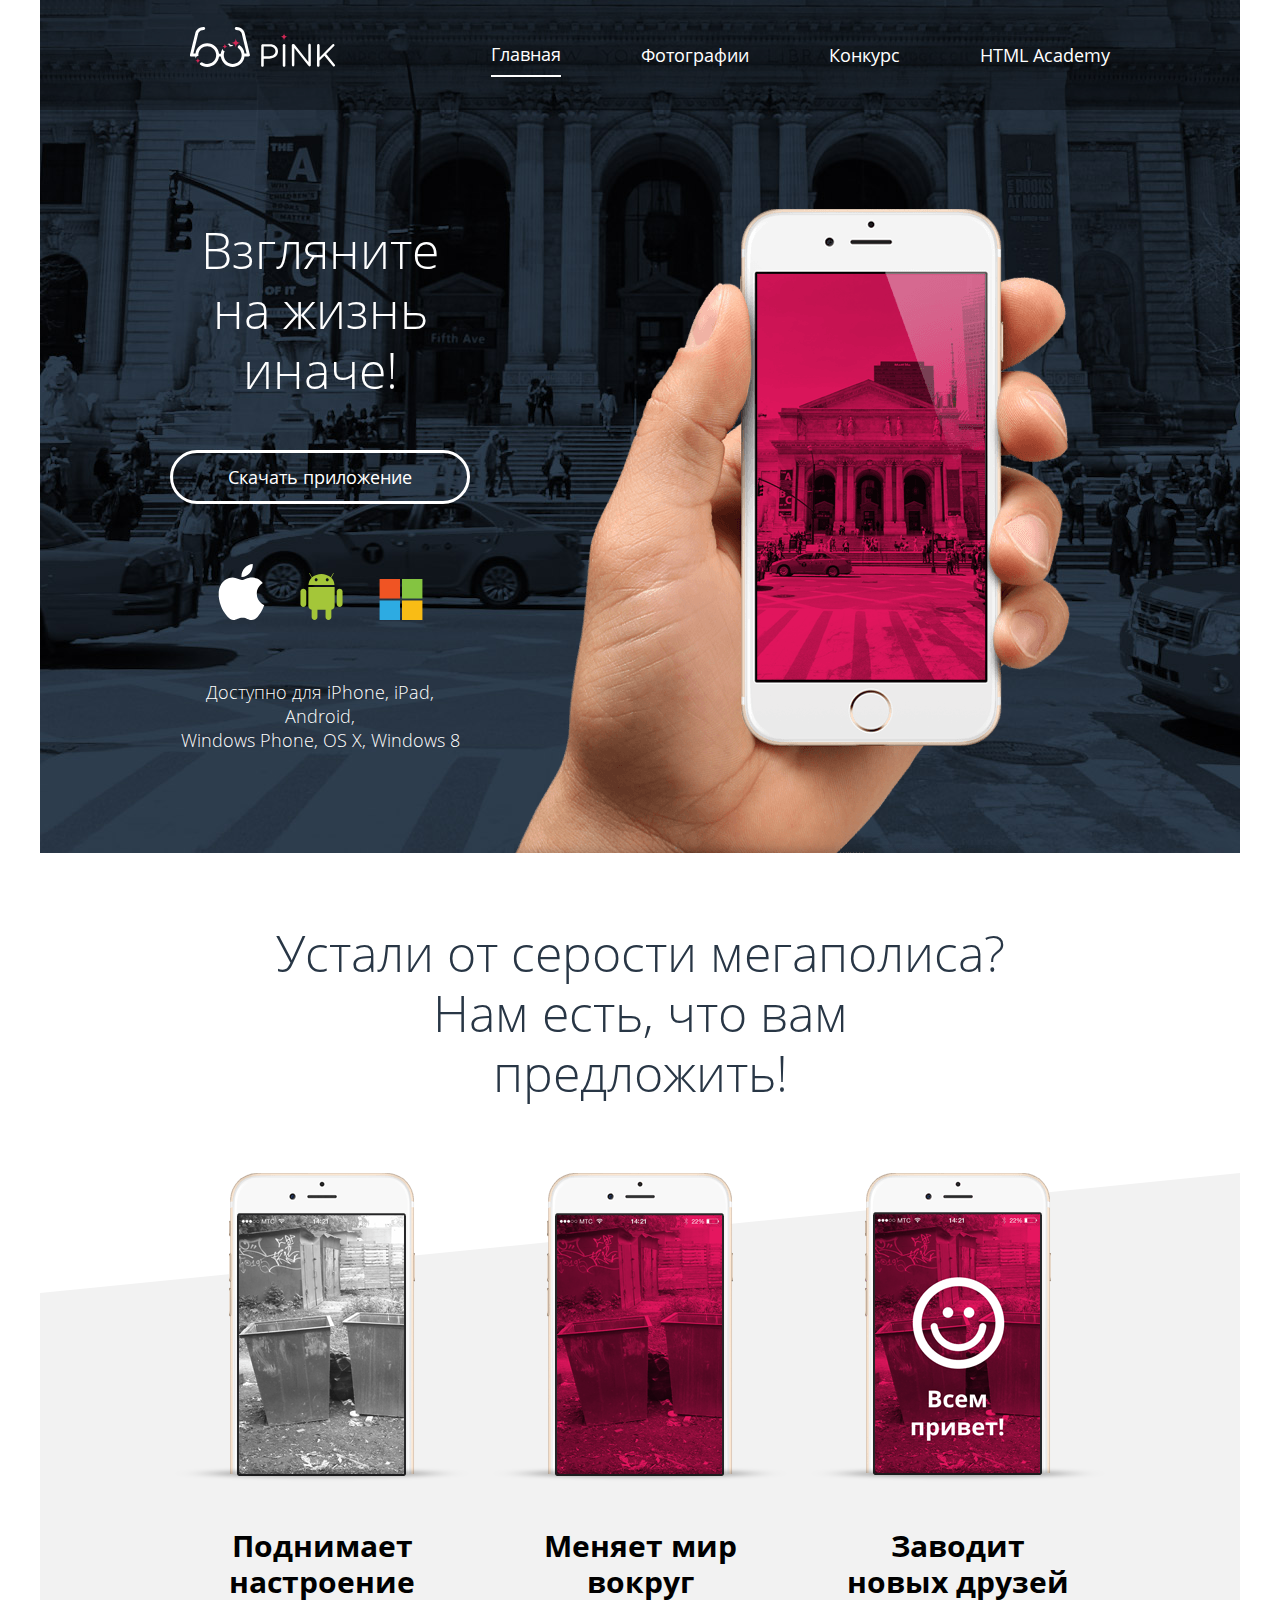
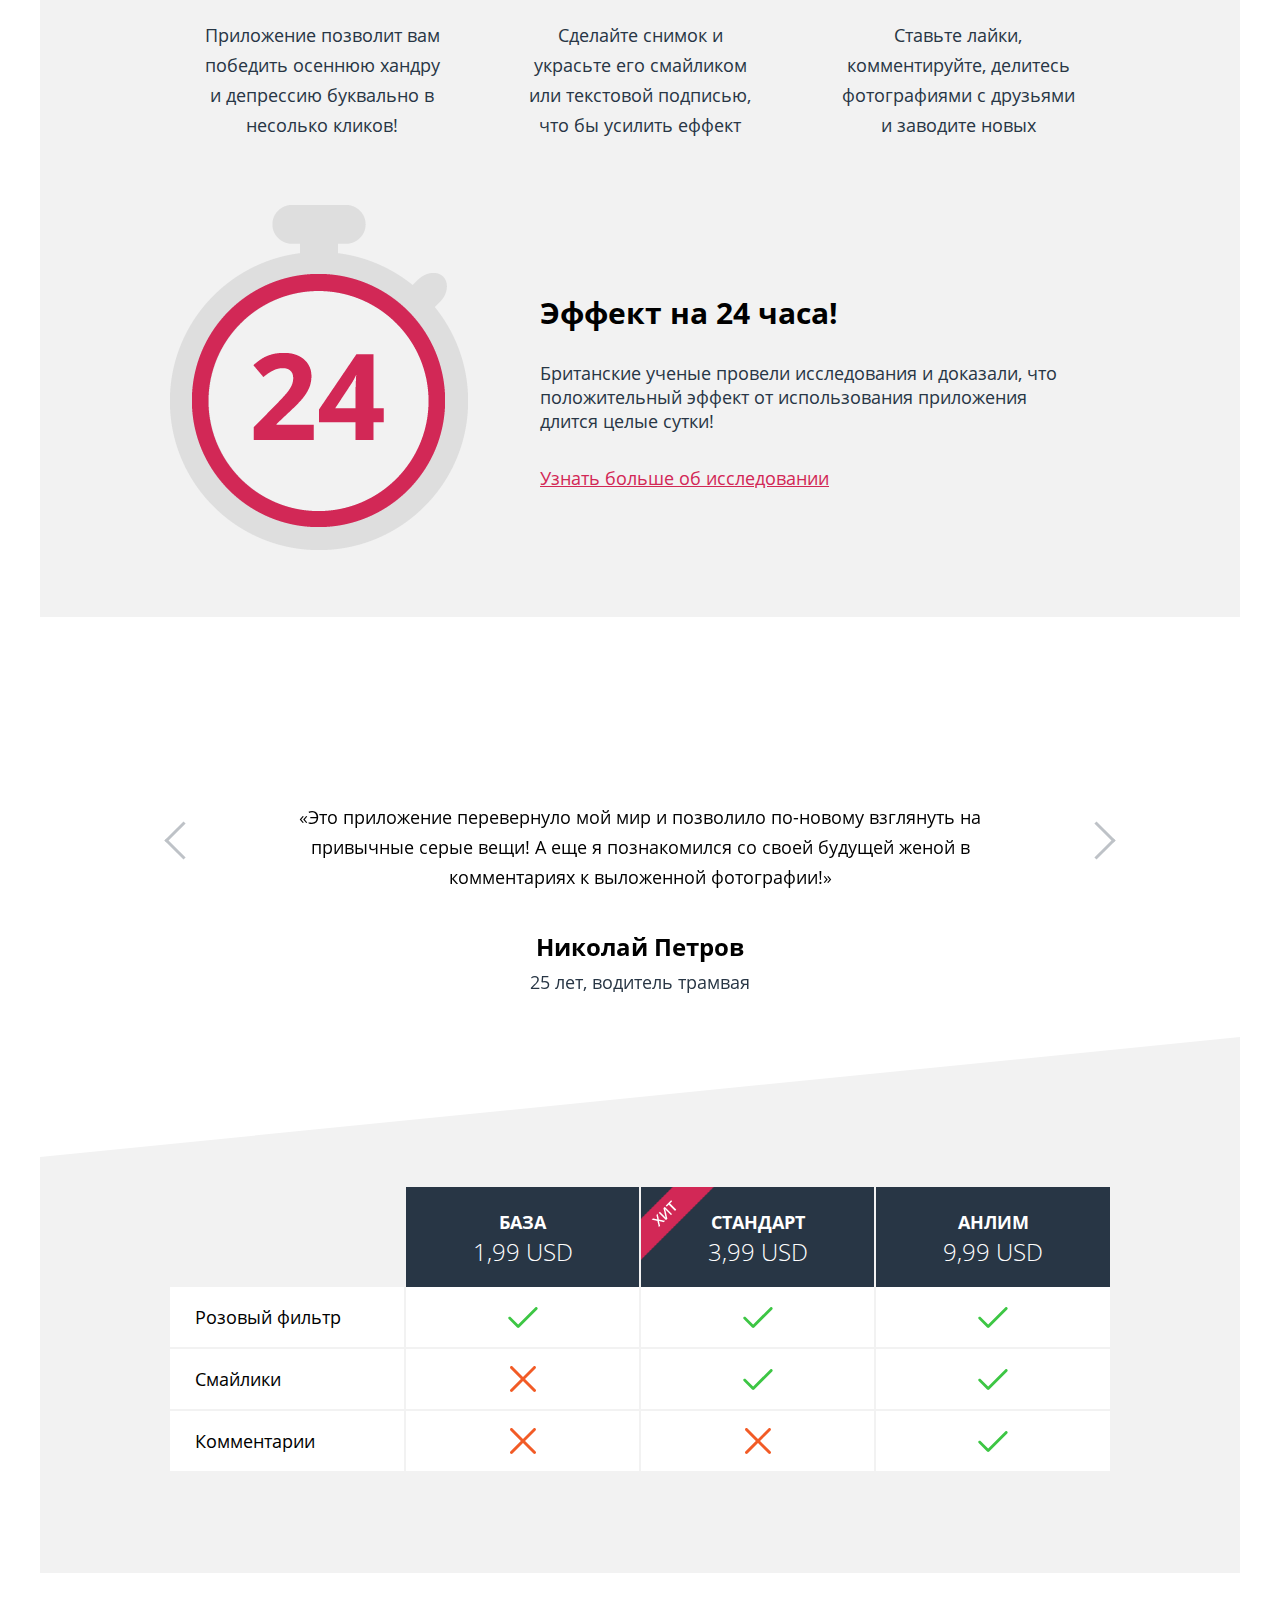
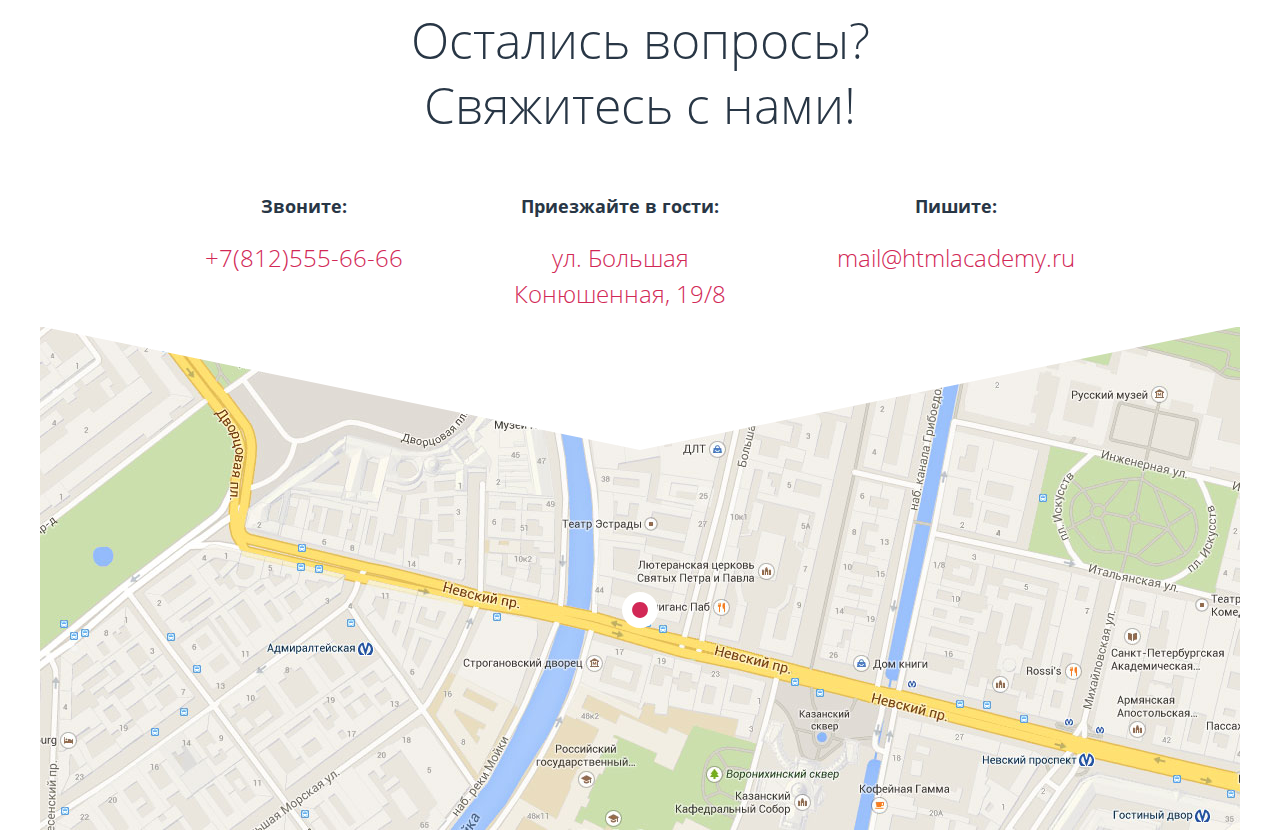
<file: index.html>
<!doctype html>
<html lang="ru">
<head>
	<meta charset="utf-8">
	<meta name="viewport" content="width=device-width, initial-scale=1, shrink-to-fit=no">
	<title>Document</title>
	<link rel="stylesheet" href="css/index.css">
	<link rel="stylesheet" href="css/tiny-slider.css">
	<script>
		document.createElement( "picture" );
	</script>
	<script src="picturefill.min.js" async></script>
</head>
<body class="main-page">
	<div class="container">
		<svg xmlns="http://www.w3.org/2000/svg" xmlns:xlink="http://www.w3.org/1999/xlink" style="display: none">
			<symbol id="apple" viewBox="0 0 46.2 56.8" >
				<path id="apple" fill="#FFFFFF" d="M38.6,30.1c0.1,8.6,7.5,11.4,7.6,11.5c-0.1,0.2-1.2,4.1-3.9,8.1c-2.4,3.5-4.8,6.9-8.7,7
				c-3.8,0.1-5-2.3-9.4-2.3c-4.3,0-5.7,2.2-9.3,2.3c-3.7,0.1-6.6-3.7-9-7.2c-4.9-7-8.6-19.9-3.6-28.6c2.5-4.3,6.9-7,11.7-7.1
				c3.7-0.1,7.1,2.5,9.4,2.5c2.2,0,6.4-3,10.9-2.6c1.9,0.1,7,0.7,10.4,5.6C44.5,19.5,38.5,23,38.6,30.1 M31.5,9.1c2-2.4,3.3-5.7,3-9.1
				c-2.9,0.1-6.3,1.9-8.4,4.3c-1.8,2.1-3.4,5.5-3,8.8C26.2,13.3,29.5,11.5,31.5,9.1"/>
			</symbol>
			<symbol id="android" viewBox="0 0 42.1 47">
				<path fill="#A4C639" d="M34.1,14H7.9c0,0.1,0,0.2,0,0.3v18.8c0,1.9,1.5,3.5,3.3,3.6v7.4c0,1.6,1.3,2.9,2.9,2.9
				c1.6,0,2.9-1.3,2.9-2.9v-7.4h8.1v7.4c0,1.6,1.3,2.9,2.9,2.9c1.6,0,2.9-1.3,2.9-2.9v-7.4c1.9-0.1,3.3-1.7,3.3-3.6V14.3
				C34.2,14.2,34.2,14.1,34.1,14z"/>
				<path id="c-4-9-2-9-2-9" fill="#A4C639" d="M2.9,15.7L2.9,15.7c1.6,0,2.9,1.3,2.9,2.9v12.4c0,1.6-1.3,2.9-2.9,2.9l0,0
				c-1.6,0-2.9-1.3-2.9-2.9V18.6C0,17,1.3,15.7,2.9,15.7z"/>
				<path id="c-4-1-7-3-8-4" fill="#A4C639" d="M39.2,15.7L39.2,15.7c1.6,0,2.9,1.3,2.9,2.9v12.4c0,1.6-1.3,2.9-2.9,2.9l0,0
				c-1.6,0-2.9-1.3-2.9-2.9V18.6C36.3,17,37.6,15.7,39.2,15.7z"/>
				<path fill="#A4C639" d="M8,12h26c0-2.8-1.2-5.3-3.2-7.3l2.4-4.2c0.1-0.1,0-0.3-0.1-0.4c-0.1-0.1-0.3,0-0.4,0.1l-2.4,4.1
				c-2.1-1.9-6.2-3.4-9.4-3.4l0,0c-3,0-7.3,1.5-9.4,3.4L9.3,0.2C9.2,0,9,0,8.9,0C8.7,0.1,8.7,0.3,8.8,0.5l2.4,4.2C9.3,6.6,8.1,9.2,8,12
				z M25.3,6.8c0-0.8,0.7-1.5,1.5-1.5c0.8,0,1.5,0.6,1.5,1.5c0,0,0,0,0,0c0,0.8-0.7,1.5-1.5,1.5C26,8.3,25.3,7.6,25.3,6.8
				C25.3,6.8,25.3,6.8,25.3,6.8z M14.2,6.8c0-0.8,0.7-1.5,1.5-1.5c0.8,0,1.5,0.6,1.5,1.5c0,0,0,0,0,0c0,0.8-0.7,1.5-1.5,1.5
				C14.9,8.3,14.2,7.6,14.2,6.8C14.2,6.8,14.2,6.8,14.2,6.8z"/>
			</symbol>
			<symbol id="microsoft" viewBox="0 0 43.9 42">
				<path id="path5058" fill="#F05423" d="M20.9,20H0V0h20.9V20z"/>
				<path id="path5060" fill="#84C441" d="M43.9,20H23V0h20.9V20z"/>
				<path id="path5062" fill="#2DABE2" d="M20.9,42H0V22h20.9V42z"/>
				<path id="path5064" fill="#F9BC15" d="M43.9,42H23V22h20.9V42z"/>
			</symbol>
			<symbol id="twitter" viewBox="0 0 17.5 14.7">
				<path d="M11.3,0.2C13-0.3,14.4,0.4,15,1.3c0.7-0.2,1.4-0.5,2.1-0.7c0,0.8-0.5,1.5-0.9,1.7c0.7,0.2,1.3-0.5,1.3-0.5
				c-0.2,1-1,1.7-1.6,2c-0.2,6.6-3.3,11-10.4,10.8c-0.5,0,0.1,0-0.5,0c-0.4,0-4.3-0.4-5-1.8c2.3,0.2,4-0.4,4.8-1.1
				c-1-0.3-2.8-0.5-3.1-2.9C2.1,8.9,2.3,9,3,8.9C1.8,8.1,0.4,7.4,0.5,5.2c0.3,0.3,1.1,0.5,1.4,0.5c-0.7-0.2-2-3.3-0.9-4.8
				c1.9,1.8,3.8,3.5,7.4,3.7C8.5,2.3,9.5,0.8,11.3,0.2z"/>
			</symbol>
			<symbol id="facebook" viewBox="0 0 8.7 18.9">
				<path d="M6.3,3.4c0.8,0,1.6,0,2.4,0c0-1.1,0-2.2,0-3.4c-1,0-1.9,0-2.9,0C2.7,0.2,1.5,2.4,1.9,6.1H0v3.5h2
				c0,3.1,0,6.2,0,9.3c1.3,0,2.6,0,3.8,0c0-3.1,0-6.2,0-9.3h2.9V6.1H5.8C5.8,5.1,5.8,3.7,6.3,3.4z"/>
			</symbol>
			<symbol id="youtube" viewBox="0 0 14.6 14">
				<path d="M1.8,13.8c-1,0.5-1.8,0-1.8-1.1V1.3c0-1.1,0.8-1.6,1.8-1.1l12.1,5.9c1,0.5,1,1.3,0,1.7L1.8,13.8z"/>
			</symbol>
			<symbol id="HTMLacademy" viewBox="0 0 154.4 195.3">
				<path d="M78,.6h-.8L.5,8.5V149.1l76.7,45.6,76.7-45.6V8.5Zm65.9,142.8L77.2,183.1,10.5,143.4V85.8l66.4,39.5v7.2L31.5,105.4v6.9l45.7,27.5v7.3L31.5,119.9v7l45.7,27.5,46.1-27.6v-7h0V97.1l20.6-12.3Zm-.1-66.1L125.6,88.1l-8.5,5L77,69.2v6.9l34.3,20.4-.3.2-.7.4-4.9,2.9L77,83.2v6.9l22.4,13.3L94,106.9h-.1L77,97.1V104L88,110.5l-11.3,6.8-66-39.2L76.8,38.3h0Zm.1-6.9L76.8,30.8h0L10.5,70.3V17.6l66.7-7,66.7,7Z" style="stroke:#231f20;stroke-miterlimit:10"/>
			</symbol>
		</svg>
		<header class="page-header">
			<div class="main-nav__wrapper">
				<nav class="main-nav main-nav--closed main-nav--no-js">
					<div class="main-nav__1row">
						<picture>
							<source media="(min-width: 1220px)" srcset="img/header/pink-logo-desctop.svg"/>
							<source media="(min-width: 680px)" srcset="img/header/pink-logo-tablet.svg"/>
							<source srcset="img/header/pink-logo-mobile.svg"/>
							<img class="site-logo page-header__logo" height="22">
						</picture>
						<button class="main-nav__toggle" aria-label="открыть меню" type="button"></button>
					</div>
					<ul class="main-nav__list">
						<li class="main-nav__list-item main-nav__list-item--active"><a>Главная</a></li>
						<li class="main-nav__list-item"><a href="photo.html">Фотографии</a></li>
						<li class="main-nav__list-item"><a href="form.html">Конкурс</a></li>
						<li class="main-nav__list-item"><a href="#">HTML Academy</a></li>
					</ul>
				</nav>
			</div>
			<section class="main-offer">
				<h2 class="visually-hidden">Скачайте наше приложение!</h2>
				<b class="main-offer__slogan">Взгляните<br>на жизнь<br>иначе!</b>
				<a href="#" class="main-offer__download-link">Скачать приложение</a>
				<div class="main-offer__platform-logos">
					<svg class="main-offer__apple-logo" width="47" height="56">
						<use xlink:href="#apple"></use>
					</svg>
					<svg class="main-offer__android-logo" width="43" height="47">
						<use xlink:href="#android"></use>
					</svg>
					<svg class="main-offer__microsoft-logo" width="44" height="41">
						<use xlink:href="#microsoft"></use>
					</svg>
				</div>
				<p class="main-offer__text">Доступно для iPhone, iPad, Android,<br>Windows Phone, OS X, Windows 8</p>
			</section>
		</header>
		<main>
			<section class="features">
				<h2 class="visually-hidden">Application features</h2>
				<p class="features__text">Устали от серости мегаполиса?</p>
				<p class="features__text">Нам есть, что вам<br>предложить!</p>
				<div class="features__list-wrapper bg-skew">
					<ul class="features__list">
						<li class="features__item">
							<h3 class="features__definition">Поднимает настроение</h3>
							<p class="features__description">Приложение позволит вам победить осеннюю хандру и депрессию буквально в несолько кликов!</p>
						</li>
						<li class="features__item">
							<h3 class="features__definition">Меняет мир вокруг</h3>
							<p class="features__description">Сделайте снимок и украсьте его смайликом или текстовой подписью, что бы усилить еффект</p>
						</li>
						<li class="features__item">
							<h3 class="features__definition">Заводит новых друзей</h3>
							<p class="features__description">Ставьте лайки, комментируйте, делитесь фотографиями с друзьями и заводите новых</p>
						</li>
					</ul>
				</div>
				<section class="features__effect">
					<h3 class="features__effect-header">Эффект<br class="features__effect-br"> на 24 часа!</h3>
					<p class="features__effect-text">Британские ученые провели исследования и доказали, что положительный эффект от использования приложения длится целые сутки!</p>
					<a href="#" class="features__effect-link">Узнать больше об исследовании</a>
				</section>
			</section>
			<section class="feedback">
				<h2 class="visually-hidden">Отзывы пользователей</h2>
				<div class="feedback__wrapper slider">
					<div class="feedback__slider-wrapper">
						<div class="feedback__list feedback__my-slider">
							<div class="feedback__item">
								<blockqoute class="feedback__item-wrapper">
									<cite class="feedback__author-name">Николай Петров</cite>
									<p class="feedback__author-info">25 лет, водитель трамвая</p>
									<p class="feedback__text">«Это приложение перевернуло мой мир и позволило по-новому взглянуть на привычные серые вещи! А еще я познакомился со своей будущей женой в комментариях к выложенной фотографии!»</p>
								</blockqoute>
							</div>
							<div class="feedback__item">
								<blockqoute class="feedback__item-wrapper">
									<cite class="feedback__author-name">Андрей Петров</cite>
									<p class="feedback__author-info">почти 18 лет, водитель лифта</p>
									<p class="feedback__text">«Это приложение перевернуло мой мир и позволило по-новому взглянуть на привычные серые вещи! А еще я познакомился со своей будущей женой в комментариях к выложенной фотографии!»</p>
								</blockqoute>
							</div>
							<div class="feedback__item feedback__item--3">
								<blockqoute class="feedback__item-wrapper">
									<cite class="feedback__author-name">Петров Петров</cite>
									<p class="feedback__author-info">404 лет, водитель водителя</p>
									<p class="feedback__text">«Это приложение перевернуло мой мир и позволило по-новому взглянуть на привычные серые вещи! А еще я познакомился со своей будущей женой в комментариях к выложенной фотографии!»</p>
								</blockqoute>
							</div>
						</div>
					</div>
					<div class="slider__nav feedback__slider-nav">
						<button class="slider__prev feedback__slider-prev" type="button" aria-label="предыдущий слайд"></button>
						<button class="slider__next feedback__slider-next" type="button" aria-label="следующий слайд"></button>
					</div>
					<p class="feedback__slider-toggles slider__toggles">
						<button class="slider__toggle" type="button"></button>
						<button class="slider__toggle" type="button"></button>
						<button class="slider__toggle" type="button"></button>
					</p>
				</div>
			</section>
			<section class="tariffs bg-skew">
				<h2 class="visually-hidden">tariffs</h2>
				<div class="tariffs__wrapper">
					<table class="tariffs__table">
						<tr>
							<th scope="col"></th>
							<th scope="col">База <span class="tariffs__price">1,99 USD</span></th>
							<th scope="col" class="tariffs__hit">Стандарт <span class="tariffs__price">3,99 USD</span></th>
							<th scope="col">Анлим <span class="tariffs__price">9,99 USD</span></th>
						</tr>
						<tr>
							<th scope="row">Розовый фильтр</th>
							<td><span class="tariffs-text">Розовый фильтр</span><span class="tariffs__yes" aria-label="Есть"></span></td>
							<td><span class="tariffs-text">Розовый фильтр</span><span class="tariffs__yes" aria-label="Есть"></span></td>
							<td><span class="tariffs-text">Розовый фильтр</span><span class="tariffs__yes" aria-label="Есть"></span></td>
						</tr>
						<tr>
							<th scope="row">Смайлики</th>
							<td><span class="tariffs-text">Смайлики</span><span class="tariffs__no" aria-label="Нет"></span></td>
							<td><span class="tariffs-text">Смайлики</span><span class="tariffs__yes" aria-label="Есть"></span></td>
							<td><span class="tariffs-text">Смайлики</span><span class="tariffs__yes" aria-label="Есть"></span></td>
						</tr>
						<tr>
							<th scope="row">Комментарии</th>
							<td><span class="tariffs-text">Комментарии</span><span class="tariffs__no" aria-label="Нет"></span></td>
							<td><span class="tariffs-text">Комментарии</span><span class="tariffs__no" aria-label="Нет"></span></td>
							<td><span class="tariffs-text">Комментарии</span><span class="tariffs__yes" aria-label="Есть"></span></td>
						</tr>
					</table>
				</div>
				<p class="tariffs__toggles slider__toggles">
					<button class="slider__toggle tns-nav-active" type="button"></button>
					<button class="slider__toggle" type="button"></button>
					<button class="slider__toggle" type="button"></button>
				</p>
			</section>
		</main>
		<footer class="page-footer">
			<section class="footer__contacts contacts">
				<h2 class="visually-hidden">Контактные данные</h2>
				<b class="contacts__text">Остались вопросы?</b>
				<b class="contacts__text">Свяжитесь с нами!</b>
				<div class="contacts__wrapper">
					<p class="contacts__item">Звоните:<a href="tel:+78125556666">+7(812)555-66-66</a></p>
					<p class="contacts__item">Пишите:<a href="mailto:mail@htmlacademy.ru">mail@htmlacademy.ru</a></p>
					<p class="contacts__item">Приезжайте в гости:<a>ул. Большая<br>Конюшенная, 19/8</a></p>
				</div>
			</section>
			<div class="map white-triangle">
				<picture>
					<source media="(min-width: 1220px)" srcset="img/map/footer-map-desctop.jpg"/>
					<source media="(min-width: 680px)" srcset="img/map/footer-map-tablet.png"/>
					<source srcset="img/map/footer-map.jpg"/>
					<img alt="ул. Большая Конюшенная, 19/8">
				</picture>
			</div>
			<div class="footer__bottom">
				<div class="footer__logo">
					<svg style="cursor: pointer;" id="starHTML" width="147" xmlns="http://www.w3.org/2000/svg" xmlns:xlink="http://www.w3.org/1999/xlink" viewBox="0 0 146.3 40.4">
						<style>
							#starHTML:hover .star path, #starHTML:hover .star {
								fill: #d22856 !important;
							}

							#starHTML:hover .glasses path {
								fill: #000000 !important;
							}

							#starHTML:hover .pink path {
								fill: green !important;
							}
						</style>
						<g class="pink">
							<path style="fill:#283645;" d="M71.9,18.7c0-0.7,0.6-1.3,1.3-1.3h7.2c5.1,0,8.4,2.7,8.4,7.1v0.1c0,4.9-4.1,7.4-8.9,7.4h-5.5v6.8
							c0,0.7-0.6,1.3-1.3,1.3c-0.7,0-1.3-0.6-1.3-1.3L71.9,18.7L71.9,18.7z M80,29.6c3.7,0,6.2-2,6.2-5v-0.1c0-3.2-2.4-4.9-6.1-4.9h-5.7
							v9.9L80,29.6L80,29.6z"/>
							<path style="fill:#283645;" d="M93.6,18.5c0-0.7,0.6-1.3,1.3-1.3c0.7,0,1.3,0.6,1.3,1.3v20.3c0,0.7-0.6,1.3-1.3,1.3
							c-0.7,0-1.3-0.6-1.3-1.3V18.5z"/>
							<path style="fill:#283645;" d="M102.7,18.5c0-0.7,0.6-1.3,1.3-1.3h0.4c0.6,0,0.9,0.3,1.3,0.7l13.7,17.4v-17c0-0.7,0.5-1.3,1.3-1.3
							c0.7,0,1.2,0.6,1.2,1.3v20.3c0,0.7-0.5,1.2-1.2,1.2h-0.1c-0.5,0-0.9-0.3-1.3-0.8l-14-17.9v17.4c0,0.7-0.5,1.3-1.3,1.3
							c-0.7,0-1.2-0.6-1.2-1.3L102.7,18.5L102.7,18.5z"/>
							<path style="fill:#283645;" d="M128.2,18.5c0-0.7,0.6-1.3,1.3-1.3c0.7,0,1.3,0.6,1.3,1.3v12.3l12.8-13.2c0.3-0.3,0.6-0.5,1-0.5
							c0.7,0,1.2,0.6,1.2,1.3c0,0.4-0.2,0.6-0.4,0.9l-8,7.9l8.6,10.6c0.2,0.3,0.4,0.5,0.4,0.9c0,0.7-0.6,1.3-1.3,1.3
							c-0.5,0-0.8-0.3-1-0.6L135.6,29l-4.9,4.9v4.9c0,0.7-0.6,1.3-1.3,1.3c-0.7,0-1.3-0.6-1.3-1.3L128.2,18.5L128.2,18.5z"/>
						</g>
						<path style="fill:#D22856;" class="star" d="M98.5,9.9c-2,0-3.6-1.6-3.6-3.6c0,2-1.6,3.6-3.6,3.6c2,0,3.6,1.6,3.6,3.6
						C94.9,11.5,96.5,9.9,98.5,9.9z"/>
						<g class="glasses">
							<path style="fill:#D22856;" d="M43.1,19.3c0.2,0,0.5,0,0.7,0c-0.4-0.7-1.2-1.2-2.1-1.2c-0.9,0-1.6-0.6-1.9-1.4
							c-0.7,0.2-1.4,0.5-2.1,0.8c0.1,0,0.1,0,0.2,0c1.1,0,2,0.9,2,2c0,0.1,0,0.2,0,0.3C40.9,19.5,42,19.3,43.1,19.3z"/>
							<path style="fill:#D22856;" d="M60.5,28c0,0-5.2-21.4-5.2-21.4C54.9,4.3,52.7,0,46.7,0c-0.8,0-1.5,0.7-1.5,1.5S45.9,3,46.7,3
							c4.9,0,5.6,3.7,5.6,4.1l4.8,19.7H55c-0.4-3.6-2.5-6.6-5.3-8.5c-0.9,0.4-1.5,1.3-1.5,2.3c0,0.1,0,0.2,0,0.3c2,1.4,3.4,3.5,3.8,6
							c0.1,0.5,0.1,1,0.1,1.5c0,0.5-0.1,1-0.1,1.5c-0.7,4.3-4.4,7.5-8.9,7.5c-4.5,0-8.2-3.3-8.9-7.5c-0.1-0.5-0.1-1-0.1-1.5
							c0-0.5,0.1-1,0.1-1.5c0.1-0.9,0.4-1.7,0.8-2.5c-1-0.1-1.9-0.9-1.9-2c0-0.2-0.1-0.4-0.2-0.5c-0.9,1.5-1.6,3.1-1.8,5h-1.8
							c-0.7-5.9-5.8-10.5-11.9-10.5S6.2,20.9,5.5,26.8H3.4L8.2,7.1C8.3,6.7,9,3,13.8,3c0.8,0,1.5-0.7,1.5-1.5S14.7,0,13.8,0
							c-6,0-8.2,4.3-8.6,6.7c0,0-5.2,21.4-5.2,21.4c-0.3,1.1,0.5,1.8,1.4,1.8c0,0,0,0,0,0h4c0.1,0.6,0.2,1.2,0.4,1.8
							C5.9,31.6,6,31.5,6,31.3c0-1.1,0.9-2,2-2c0.2,0,0.3,0,0.5,0.1c0-0.3-0.1-0.7-0.1-1c0-0.5,0.1-1,0.1-1.5c0.7-4.3,4.4-7.5,8.9-7.5
							s8.2,3.3,8.9,7.5c0.1,0.5,0.1,1,0.1,1.5c0,0.5-0.1,1-0.1,1.5c-0.7,4.3-4.4,7.5-8.9,7.5c-2,0-3.9-0.7-5.4-1.8
							c-0.4,0.3-0.8,0.5-1.3,0.5c-0.4,0-0.7,0.3-0.7,0.7c0,0.3-0.1,0.6-0.2,0.8c2.1,1.7,4.7,2.7,7.6,2.7c6.1,0,11.2-4.6,11.9-10.5h1.8
							c0.7,5.9,5.8,10.5,11.9,10.5S54.3,35.8,55,29.8h4c0,0,0,0,0,0C59.9,29.8,60.7,29.1,60.5,28z"/>
						</g>
						<g class="star">
							<g>
								<path style="fill:#283645;" d="M50.7,16.1c-2.5,0-4.5-2-4.5-4.5c0,2.5-2,4.5-4.5,4.5c2.5,0,4.5,2,4.5,4.5
								C46.2,18.1,48.2,16.1,50.7,16.1z"/>
							</g>
						</g>
						<g class="star">
							<g>
								<path style="fill:#283645;" d="M37.9,19.6c-1.5,0-2.7-1.2-2.7-2.7c0,1.5-1.2,2.7-2.7,2.7c1.5,0,2.7,1.2,2.7,2.7
								C35.2,20.9,36.4,19.6,37.9,19.6z"/>
							</g>
						</g>
						<g class="star">
							<g>
								<path style="fill:#283645;" d="M10.7,34.1c-1.5,0-2.7-1.2-2.7-2.8c0,1.5-1.2,2.8-2.7,2.8c1.5,0,2.7,1.2,2.7,2.7
								C8,35.3,9.2,34.1,10.7,34.1z"/>
							</g>
						</g>
					</svg>
				</div>
				<ul class="social-list">
					<li class="social-list__item"><a href="#" class="social-list__link social-list__link--twitter" aria-lable="twitter">
						<svg width="18" height="14" class="social-list__img">
							<use xlink:href="#twitter"/>
						</svg>
					</a></li>
					<li class="social-list__item"><a href="#" class="social-list__link social-list__link--facebook" aria-label="facebook">
						<svg width="9" height="18" class="social-list__img">
							<use xlink:href="#facebook"/>
						</svg>
					</a></li>
					<li class="social-list__item"><a href="#" class="social-list__link social-list__link--youtube" aria-lablel="youtube">
						<svg width="15" height="13" class="social-list__img social-list__img--youtube">
							<use xlink:href="#youtube"/>
						</svg>
					</a></li>
				</ul>
				<div class="copyright">Разработано: <a href="#" class="copyright__link" aria-label="HTML Academy">
					<svg width="27" height="34" class="copyright__img">
						<use xlink:href="#HTMLacademy"/>
					</svg>
				</a></div>
			</footer>
			<script src="js/tiny-slider.js"></script>
		</div>
		<script>
			var slider = tns({
				container: '.feedback__my-slider',
				items: 1,
				speed: 300,
				controlsContainer: '.feedback__slider-nav',
				navContainer: '.feedback__slider-toggles',
				preventActionWhenRunning: true,
				preventScrollOnTouch: 'auto',
			});

			(function tableSlider() {
				var table = document.querySelector('.tariffs__table');
				var toggles = document.querySelectorAll('.tariffs .slider__toggle');
				var offsetSize = 277;
				var currentIndex = 0;
				for (var i = 0; i < toggles.length; i++) {
					toggles[i].addEventListener('click', function(e) {
						toggles[currentIndex].classList.remove('tns-nav-active');
						var index = Array.prototype.indexOf.call(toggles, e.currentTarget);
						currentIndex = index;
						toggles[index].classList.add('tns-nav-active');
						console.log(index);
						table.style.transform = 'translateX(' + -index * offsetSize + 'px)';
						table.style.transition = 'transform 0.3s ease-out 0s';

					});
				}
			})();

			var navMain = document.querySelector('.main-nav');
			var navToggle = document.querySelector('.main-nav__toggle');

			navMain.classList.remove('main-nav--no-js');

			navToggle.addEventListener('click', function() {
				if (navMain.classList.contains('main-nav--opened')) {
					navMain.classList.remove('main-nav--opened');
					navMain.classList.add('main-nav--closed');
				} else {
					navMain.classList.remove('main-nav--closed');
					navMain.classList.add('main-nav--opened');
				}
			});
		</script>
	</body>
	</html>
</file>
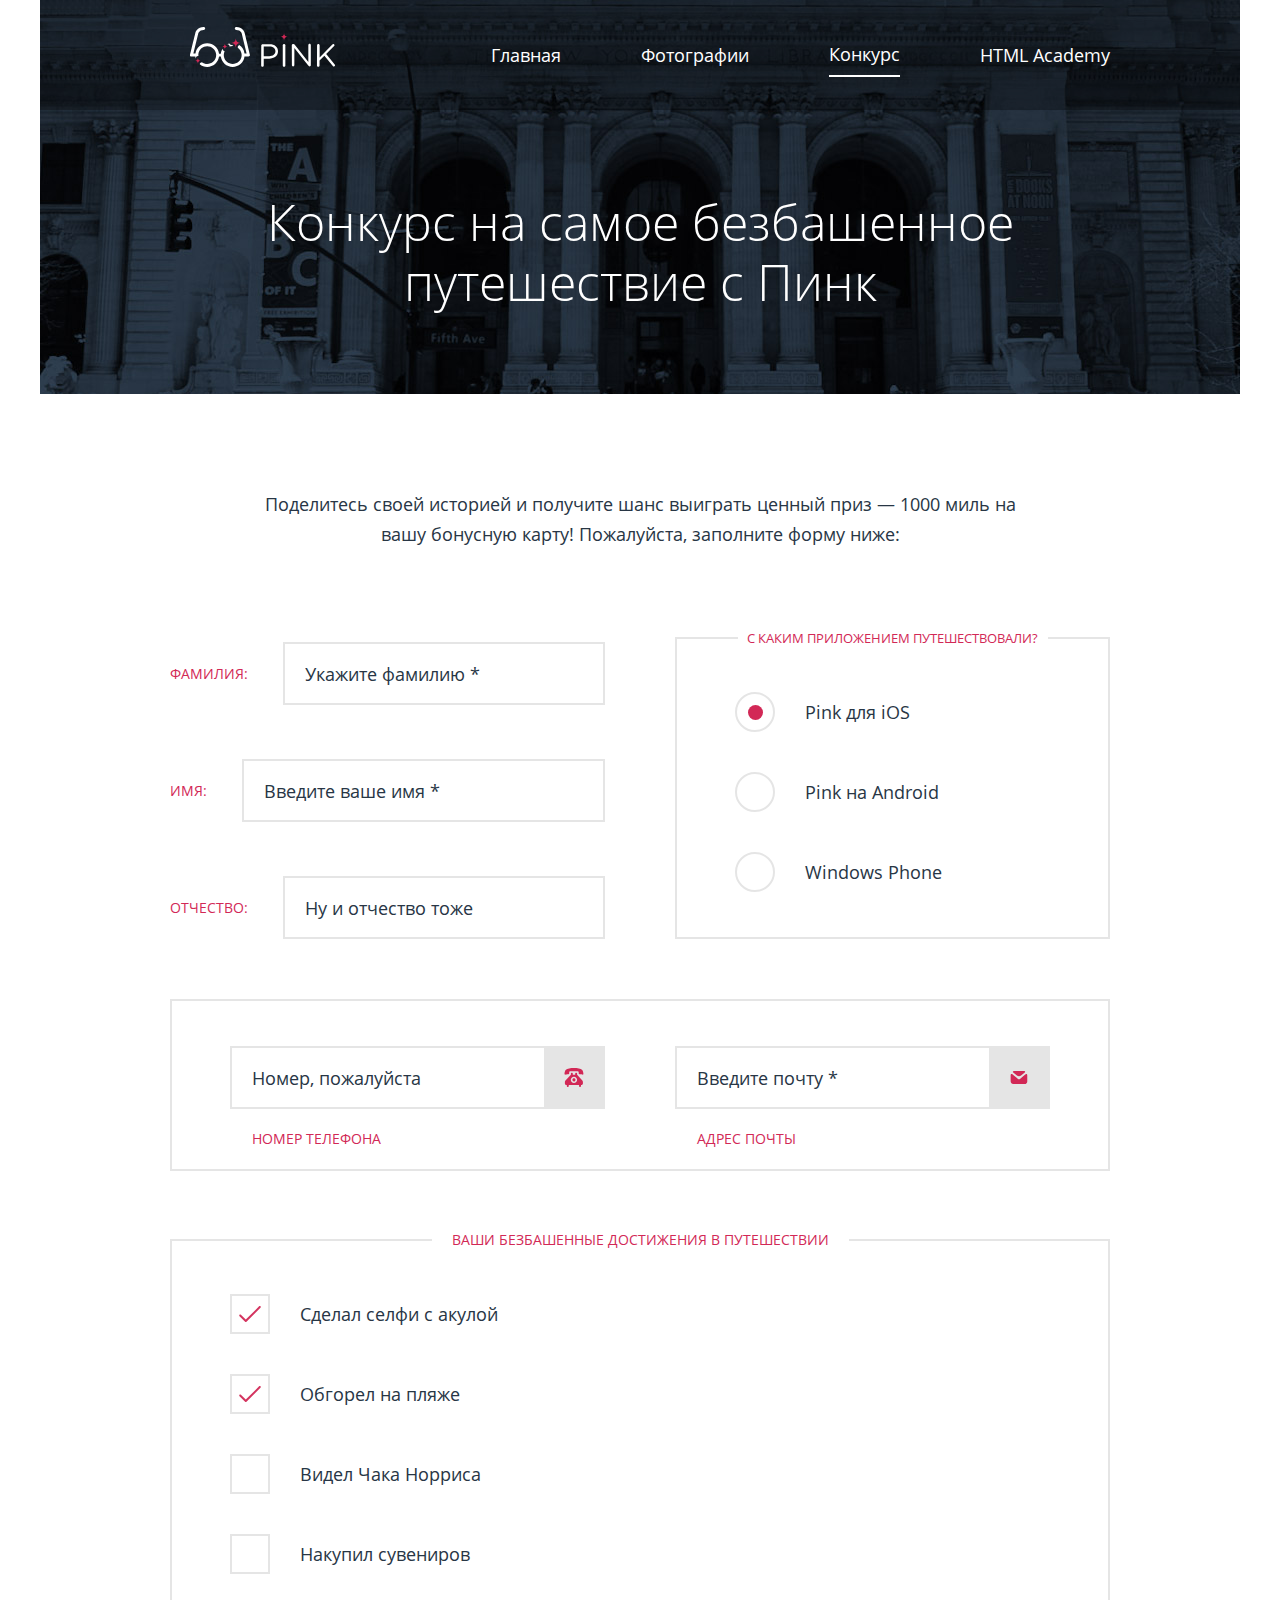
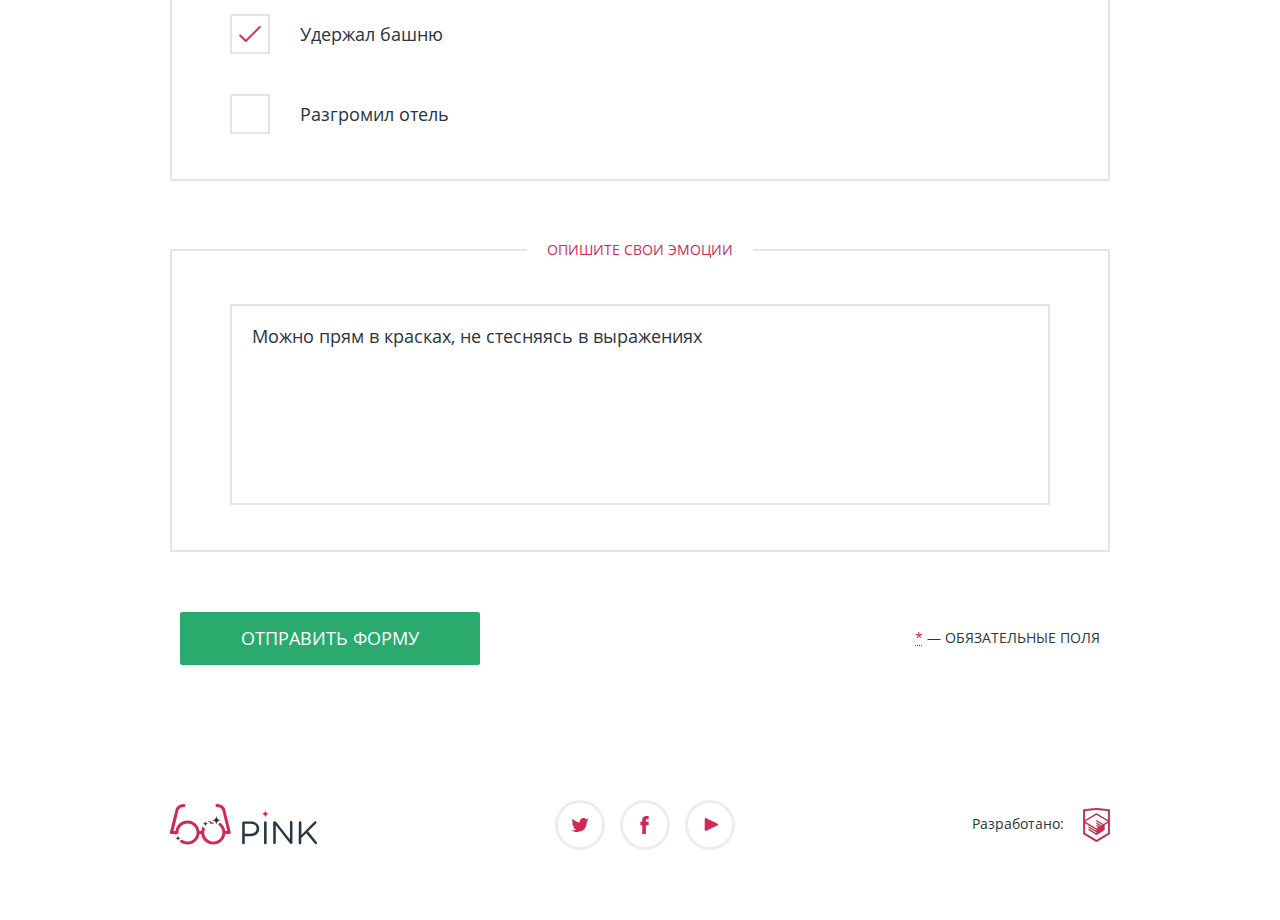
<file: form.html>
<!doctype html>
<html lang="ru">
<head>
	<meta charset="utf-8">
	<meta name="viewport" content="width=device-width, initial-scale=1, shrink-to-fit=no">
	<title>Document</title>
	<link rel="stylesheet" href="css/index.css">
	<script>
		document.createElement( "picture" );
	</script>
	<script src="picturefill.min.js" async></script>
</head>
<body class="form-page">
	<div class="container">
		<svg xmlns="http://www.w3.org/2000/svg" xmlns:xlink="http://www.w3.org/1999/xlink" style="display: none">
			<symbol id="twitter" viewBox="0 0 17.5 14.7">
				<path d="M11.3,0.2C13-0.3,14.4,0.4,15,1.3c0.7-0.2,1.4-0.5,2.1-0.7c0,0.8-0.5,1.5-0.9,1.7c0.7,0.2,1.3-0.5,1.3-0.5
				c-0.2,1-1,1.7-1.6,2c-0.2,6.6-3.3,11-10.4,10.8c-0.5,0,0.1,0-0.5,0c-0.4,0-4.3-0.4-5-1.8c2.3,0.2,4-0.4,4.8-1.1
				c-1-0.3-2.8-0.5-3.1-2.9C2.1,8.9,2.3,9,3,8.9C1.8,8.1,0.4,7.4,0.5,5.2c0.3,0.3,1.1,0.5,1.4,0.5c-0.7-0.2-2-3.3-0.9-4.8
				c1.9,1.8,3.8,3.5,7.4,3.7C8.5,2.3,9.5,0.8,11.3,0.2z"/>
			</symbol>
			<symbol id="facebook" viewBox="0 0 8.7 18.9">
				<path d="M6.3,3.4c0.8,0,1.6,0,2.4,0c0-1.1,0-2.2,0-3.4c-1,0-1.9,0-2.9,0C2.7,0.2,1.5,2.4,1.9,6.1H0v3.5h2
				c0,3.1,0,6.2,0,9.3c1.3,0,2.6,0,3.8,0c0-3.1,0-6.2,0-9.3h2.9V6.1H5.8C5.8,5.1,5.8,3.7,6.3,3.4z"/>
			</symbol>
			<symbol id="youtube" viewBox="0 0 14.6 14">
				<path d="M1.8,13.8c-1,0.5-1.8,0-1.8-1.1V1.3c0-1.1,0.8-1.6,1.8-1.1l12.1,5.9c1,0.5,1,1.3,0,1.7L1.8,13.8z"/>
			</symbol>
			<symbol id="HTMLacademy" viewBox="0 0 154.4 195.3">
				<path d="M78,.6h-.8L.5,8.5V149.1l76.7,45.6,76.7-45.6V8.5Zm65.9,142.8L77.2,183.1,10.5,143.4V85.8l66.4,39.5v7.2L31.5,105.4v6.9l45.7,27.5v7.3L31.5,119.9v7l45.7,27.5,46.1-27.6v-7h0V97.1l20.6-12.3Zm-.1-66.1L125.6,88.1l-8.5,5L77,69.2v6.9l34.3,20.4-.3.2-.7.4-4.9,2.9L77,83.2v6.9l22.4,13.3L94,106.9h-.1L77,97.1V104L88,110.5l-11.3,6.8-66-39.2L76.8,38.3h0Zm.1-6.9L76.8,30.8h0L10.5,70.3V17.6l66.7-7,66.7,7Z" style="stroke:#231f20;stroke-miterlimit:10"/>
			</symbol>
		</svg>
		<header class="page-header">
			<div class="main-nav__wrapper">
				<nav class="main-nav main-nav--closed main-nav--no-js">
					<div class="main-nav__1row">
						<picture>
							<source media="(min-width: 1220px)" srcset="img/header/pink-logo-desctop.svg"/>
							<source media="(min-width: 680px)" srcset="img/header/pink-logo-tablet.svg"/>
							<source srcset="img/header/pink-logo-mobile.svg"/>
							<img class="site-logo page-header__logo" height="22">
						</picture>
						<button class="main-nav__toggle" aria-label="открыть меню" type="button"></button>
					</div>
					<ul class="main-nav__list">
						<li class="main-nav__list-item"><a href="index.html">Главная</a></li>
						<li class="main-nav__list-item"><a href="photo.html">Фотографии</a></li>
						<li class="main-nav__list-item main-nav__list-item--active"><a>Конкурс</a></li>
						<li class="main-nav__list-item"><a href="#">HTML Academy</a></li>
					</ul>
				</nav>
			</div>
			<h1 class="main-header">Конкурс на самое<br> безбашенное <br>путешествие с Пинк</h1>
		</header>
		<main>
			<section class="contest">
				<h2 class="contest__header">Поделитесь своей историей и получите шанс выиграть ценный приз — 1000 миль на вашу бонусную карту! <span class="contest__header-tooltip">Пожалуйста, заполните форму ниже:</span></h2>
				<form action="#" method="post" class="contest__form">
					<div class="contest__fieldset-wrapper contest__fieldset-wrapper--initials">
						<fieldset class="contest__fieldset contest__fieldset--initials">
							<ul class="contest__list contest__list--initials">
								<li class="contest__list-item contest__list-item--initials">
									<label for="surname" class="contest__label contest__label--initials">Фамилия:</label>
									<input type="text" class="contest__input-text contest__input--initials" id="surname" placeholder="Укажите фамилию *" name="surname">
								</li>
								<li class="contest__list-item contest__list-item--initials">
									<label for="name" class="contest__label contest__label--initials">Имя:</label>
									<input type="text" class="contest__input-text contest__input--initials" id="name" placeholder="Введите ваше имя *" name="name">
								</li>
								<li class="contest__list-item contest__list-item--initials">
									<label for="patronymic" class="contest__label contest__label--initials">Отчество:</label>
									<input type="text" class="contest__input-text contest__input--initials" id="patronymic" placeholder="Ну и отчество тоже" name="patronymic">
								</li>
							</ul>
						</fieldset>
					</div>
					<div class="contest__fieldset-wrapper">
						<fieldset class="contest__fieldset contest__fieldset--achievements">
							<legend class="contest__legend">Ваши безбашенные<br> достижения в путешествии</legend>
							<ul class="contest__box-list contest__box-list--achievements">
								<li class="contest__box-item">
									<input type="checkbox" class="contest__checkbox" id="selfie" name="selfie" checked/>
									<label for="selfie" class="contest__box-label contest__checkbox-label">Сделал селфи с акулой</label>
								</li>
								<li class="contest__box-item">
									<input type="checkbox" class="contest__checkbox" id="beach" name="beach" checked/>
									<label for="beach" class="contest__box-label contest__checkbox-label">Обгорел на пляже</label>
								</li>
								<li class="contest__box-item">
									<input type="checkbox" class="contest__checkbox" id="norris" name="norris"/>
									<label for="norris" class="contest__box-label contest__checkbox-label">Видел Чака Норриса</label>
								</li>
								<li class="contest__box-item">
									<input type="checkbox" class="contest__checkbox" id="souvenir" name="souvenir"/>
									<label for="souvenir" class="contest__box-label contest__checkbox-label">Накупил сувениров</label>
								</li>
								<li class="contest__box-item">
									<input type="checkbox" class="contest__checkbox" id="tower" name="tower" checked/>
									<label for="tower" class="contest__box-label contest__checkbox-label">Удержал башню</label>
								</li>
								<li class="contest__box-item">
									<input type="checkbox" class="contest__checkbox" id="hotel" name="hotel"/>
									<label for="hotel" class="contest__box-label contest__checkbox-label">Разгромил отель</label>
								</li>
							</ul>
						</fieldset>
					</div>
					<div class="contest__fieldset-wrapper contest__fieldset-wrapper--contacts">
						<fieldset class="contest__fieldset contest__fieldset--contacts">
							<legend class="contest__legend contest__legend--contacts">Контактная информация</legend>
							<ul class="contest__list contest__list--contacts">
								<li class="contest__list-item contest__list-item--contacts">
									<label for="tel" class="contest__label contest__label--contacts">Номер телефона</label>
									<div class="contest__input-wrapper contest__input-wrapper--tel">
										<input type="tel" class="contest__input-text contest__input--contacts" id="tel" placeholder="Номер, пожалуйста" name="tel">
									</div>
								</li>
								<li class="contest__list-item contest__list-item--contacts">
									<label for="email" class="contest__label contest__label--contacts">Адрес почты</label>
									<div class="contest__input-wrapper contest__input-wrapper--email">
										<input type="email" class="contest__input-text contest__input--contacts" id="email" placeholder="Введите почту *" name="email">
									</div>
								</li>
							</ul>
						</fieldset>
					</div>
					<div class="contest__fieldset-wrapper contest__fieldset-wrapper--app">
						<fieldset class="contest__fieldset contest__fieldset--app">
							<legend class="contest__legend">С каким приложением путешествовали?</legend>
							<ul class="contest__box-list">
								<li class="contest__box-item">
									<input type="radio" class="contest__radio" id="ios" name="app" value="ios" checked/>
									<label for="ios" class="contest__box-label contest__radio-label">Pink для iOS</label>
								</li>
								<li class="contest__box-item">
									<input type="radio" class="contest__radio" id="android" name="app" value="android"/>
									<label for="android" class="contest__box-label contest__radio-label">Pink на Android</label>
								</li>
								<li class="contest__box-item">
									<input type="radio" class="contest__radio" id="windows" name="app" value="windows"/>
									<label for="windows" class="contest__box-label contest__radio-label">Windows Phone</label>
								</li>
							</ul>
						</fieldset>
					</div>
					<div class="contest__fieldset-wrapper">
						<fieldset class="contest__fieldset contest__fieldset--emotions">
							<legend class="contest__legend contest__legend--emotions">Опишите свои эмоции</legend>
							<textarea name="" id="" cols="30" rows="10" class="contest__textarea" placeholder="Можно прям в красках, не стесняясь в выражениях" name="emotions"></textarea>
						</fieldset>
					</div>
					<div class="contest__bottom">
						<button type="button" class="contest__submit" name="submit">Отправить форму</button>
						<p class="contest__required"><abbr title="required">*</abbr> &mdash; обязательные поля</p>
					</div>
				</form>
			</section>
		</main>
		<footer class="page-footer">
			<div class="footer__bottom">
				<div class="footer__logo">
					<svg style="cursor: pointer;" id="starHTML" width="147" xmlns="http://www.w3.org/2000/svg" xmlns:xlink="http://www.w3.org/1999/xlink" viewBox="0 0 146.3 40.4">
						<style>
							<![CDATA[
							#starHTML:hover .star path, #starHTML:hover .star {
								fill: #d22856 !important;
							}

							#starHTML:hover .glasses path {
								fill: #000000 !important;
							}

							#starHTML:hover .pink path {
								fill: green !important;
							}
							]]>
						</style>
						<g class="pink">
							<path style="fill:#283645;" d="M71.9,18.7c0-0.7,0.6-1.3,1.3-1.3h7.2c5.1,0,8.4,2.7,8.4,7.1v0.1c0,4.9-4.1,7.4-8.9,7.4h-5.5v6.8
							c0,0.7-0.6,1.3-1.3,1.3c-0.7,0-1.3-0.6-1.3-1.3L71.9,18.7L71.9,18.7z M80,29.6c3.7,0,6.2-2,6.2-5v-0.1c0-3.2-2.4-4.9-6.1-4.9h-5.7
							v9.9L80,29.6L80,29.6z"/>
							<path style="fill:#283645;" d="M93.6,18.5c0-0.7,0.6-1.3,1.3-1.3c0.7,0,1.3,0.6,1.3,1.3v20.3c0,0.7-0.6,1.3-1.3,1.3
							c-0.7,0-1.3-0.6-1.3-1.3V18.5z"/>
							<path style="fill:#283645;" d="M102.7,18.5c0-0.7,0.6-1.3,1.3-1.3h0.4c0.6,0,0.9,0.3,1.3,0.7l13.7,17.4v-17c0-0.7,0.5-1.3,1.3-1.3
							c0.7,0,1.2,0.6,1.2,1.3v20.3c0,0.7-0.5,1.2-1.2,1.2h-0.1c-0.5,0-0.9-0.3-1.3-0.8l-14-17.9v17.4c0,0.7-0.5,1.3-1.3,1.3
							c-0.7,0-1.2-0.6-1.2-1.3L102.7,18.5L102.7,18.5z"/>
							<path style="fill:#283645;" d="M128.2,18.5c0-0.7,0.6-1.3,1.3-1.3c0.7,0,1.3,0.6,1.3,1.3v12.3l12.8-13.2c0.3-0.3,0.6-0.5,1-0.5
							c0.7,0,1.2,0.6,1.2,1.3c0,0.4-0.2,0.6-0.4,0.9l-8,7.9l8.6,10.6c0.2,0.3,0.4,0.5,0.4,0.9c0,0.7-0.6,1.3-1.3,1.3
							c-0.5,0-0.8-0.3-1-0.6L135.6,29l-4.9,4.9v4.9c0,0.7-0.6,1.3-1.3,1.3c-0.7,0-1.3-0.6-1.3-1.3L128.2,18.5L128.2,18.5z"/>
						</g>
						<path style="fill:#D22856;" class="star" d="M98.5,9.9c-2,0-3.6-1.6-3.6-3.6c0,2-1.6,3.6-3.6,3.6c2,0,3.6,1.6,3.6,3.6
						C94.9,11.5,96.5,9.9,98.5,9.9z"/>
						<g class="glasses">
							<path style="fill:#D22856;" d="M43.1,19.3c0.2,0,0.5,0,0.7,0c-0.4-0.7-1.2-1.2-2.1-1.2c-0.9,0-1.6-0.6-1.9-1.4
							c-0.7,0.2-1.4,0.5-2.1,0.8c0.1,0,0.1,0,0.2,0c1.1,0,2,0.9,2,2c0,0.1,0,0.2,0,0.3C40.9,19.5,42,19.3,43.1,19.3z"/>
							<path style="fill:#D22856;" d="M60.5,28c0,0-5.2-21.4-5.2-21.4C54.9,4.3,52.7,0,46.7,0c-0.8,0-1.5,0.7-1.5,1.5S45.9,3,46.7,3
							c4.9,0,5.6,3.7,5.6,4.1l4.8,19.7H55c-0.4-3.6-2.5-6.6-5.3-8.5c-0.9,0.4-1.5,1.3-1.5,2.3c0,0.1,0,0.2,0,0.3c2,1.4,3.4,3.5,3.8,6
							c0.1,0.5,0.1,1,0.1,1.5c0,0.5-0.1,1-0.1,1.5c-0.7,4.3-4.4,7.5-8.9,7.5c-4.5,0-8.2-3.3-8.9-7.5c-0.1-0.5-0.1-1-0.1-1.5
							c0-0.5,0.1-1,0.1-1.5c0.1-0.9,0.4-1.7,0.8-2.5c-1-0.1-1.9-0.9-1.9-2c0-0.2-0.1-0.4-0.2-0.5c-0.9,1.5-1.6,3.1-1.8,5h-1.8
							c-0.7-5.9-5.8-10.5-11.9-10.5S6.2,20.9,5.5,26.8H3.4L8.2,7.1C8.3,6.7,9,3,13.8,3c0.8,0,1.5-0.7,1.5-1.5S14.7,0,13.8,0
							c-6,0-8.2,4.3-8.6,6.7c0,0-5.2,21.4-5.2,21.4c-0.3,1.1,0.5,1.8,1.4,1.8c0,0,0,0,0,0h4c0.1,0.6,0.2,1.2,0.4,1.8
							C5.9,31.6,6,31.5,6,31.3c0-1.1,0.9-2,2-2c0.2,0,0.3,0,0.5,0.1c0-0.3-0.1-0.7-0.1-1c0-0.5,0.1-1,0.1-1.5c0.7-4.3,4.4-7.5,8.9-7.5
							s8.2,3.3,8.9,7.5c0.1,0.5,0.1,1,0.1,1.5c0,0.5-0.1,1-0.1,1.5c-0.7,4.3-4.4,7.5-8.9,7.5c-2,0-3.9-0.7-5.4-1.8
							c-0.4,0.3-0.8,0.5-1.3,0.5c-0.4,0-0.7,0.3-0.7,0.7c0,0.3-0.1,0.6-0.2,0.8c2.1,1.7,4.7,2.7,7.6,2.7c6.1,0,11.2-4.6,11.9-10.5h1.8
							c0.7,5.9,5.8,10.5,11.9,10.5S54.3,35.8,55,29.8h4c0,0,0,0,0,0C59.9,29.8,60.7,29.1,60.5,28z"/>
						</g>
						<g class="star">
							<g>
								<path style="fill:#283645;" d="M50.7,16.1c-2.5,0-4.5-2-4.5-4.5c0,2.5-2,4.5-4.5,4.5c2.5,0,4.5,2,4.5,4.5
								C46.2,18.1,48.2,16.1,50.7,16.1z"/>
							</g>
						</g>
						<g class="star">
							<g>
								<path style="fill:#283645;" d="M37.9,19.6c-1.5,0-2.7-1.2-2.7-2.7c0,1.5-1.2,2.7-2.7,2.7c1.5,0,2.7,1.2,2.7,2.7
								C35.2,20.9,36.4,19.6,37.9,19.6z"/>
							</g>
						</g>
						<g class="star">
							<g>
								<path style="fill:#283645;" d="M10.7,34.1c-1.5,0-2.7-1.2-2.7-2.8c0,1.5-1.2,2.8-2.7,2.8c1.5,0,2.7,1.2,2.7,2.7
								C8,35.3,9.2,34.1,10.7,34.1z"/>
							</g>
						</g>
					</svg>
				</div>
				<ul class="social-list">
					<li class="social-list__item"><a href="#" class="social-list__link social-list__link--twitter" aria-lable="twitter">
						<svg width="18" height="14" class="social-list__img">
							<use xlink:href="#twitter"/>
						</svg>
					</a></li>
					<li class="social-list__item"><a href="#" class="social-list__link social-list__link--facebook" aria-label="facebook">
						<svg width="9" height="18" class="social-list__img">
							<use xlink:href="#facebook"/>
						</svg>
					</a></li>
					<li class="social-list__item"><a href="#" class="social-list__link social-list__link--youtube" aria-lablel="youtube">
						<svg width="15" height="13" class="social-list__img social-list__img--youtube">
							<use xlink:href="#youtube"/>
						</svg>
					</a></li>
				</ul>
				<div class="copyright"><span>Разработано:</span> <a href="#" class="copyright__link" aria-label="HTML Academy">
					<svg width="27" height="34" class="copyright__img">
						<use xlink:href="#HTMLacademy"/>
					</svg>
				</a>
			</div>
		</footer>
	</div>
	<script>
		var navMain = document.querySelector('.main-nav');
		var navToggle = document.querySelector('.main-nav__toggle');

		navMain.classList.remove('main-nav--no-js');

		navToggle.addEventListener('click', function() {
			if (navMain.classList.contains('main-nav--opened')) {
				navMain.classList.remove('main-nav--opened');
				navMain.classList.add('main-nav--closed');
			} else {
				navMain.classList.remove('main-nav--closed');
				navMain.classList.add('main-nav--opened');
			}
		});
	</script>
</body>
</html>
</file>
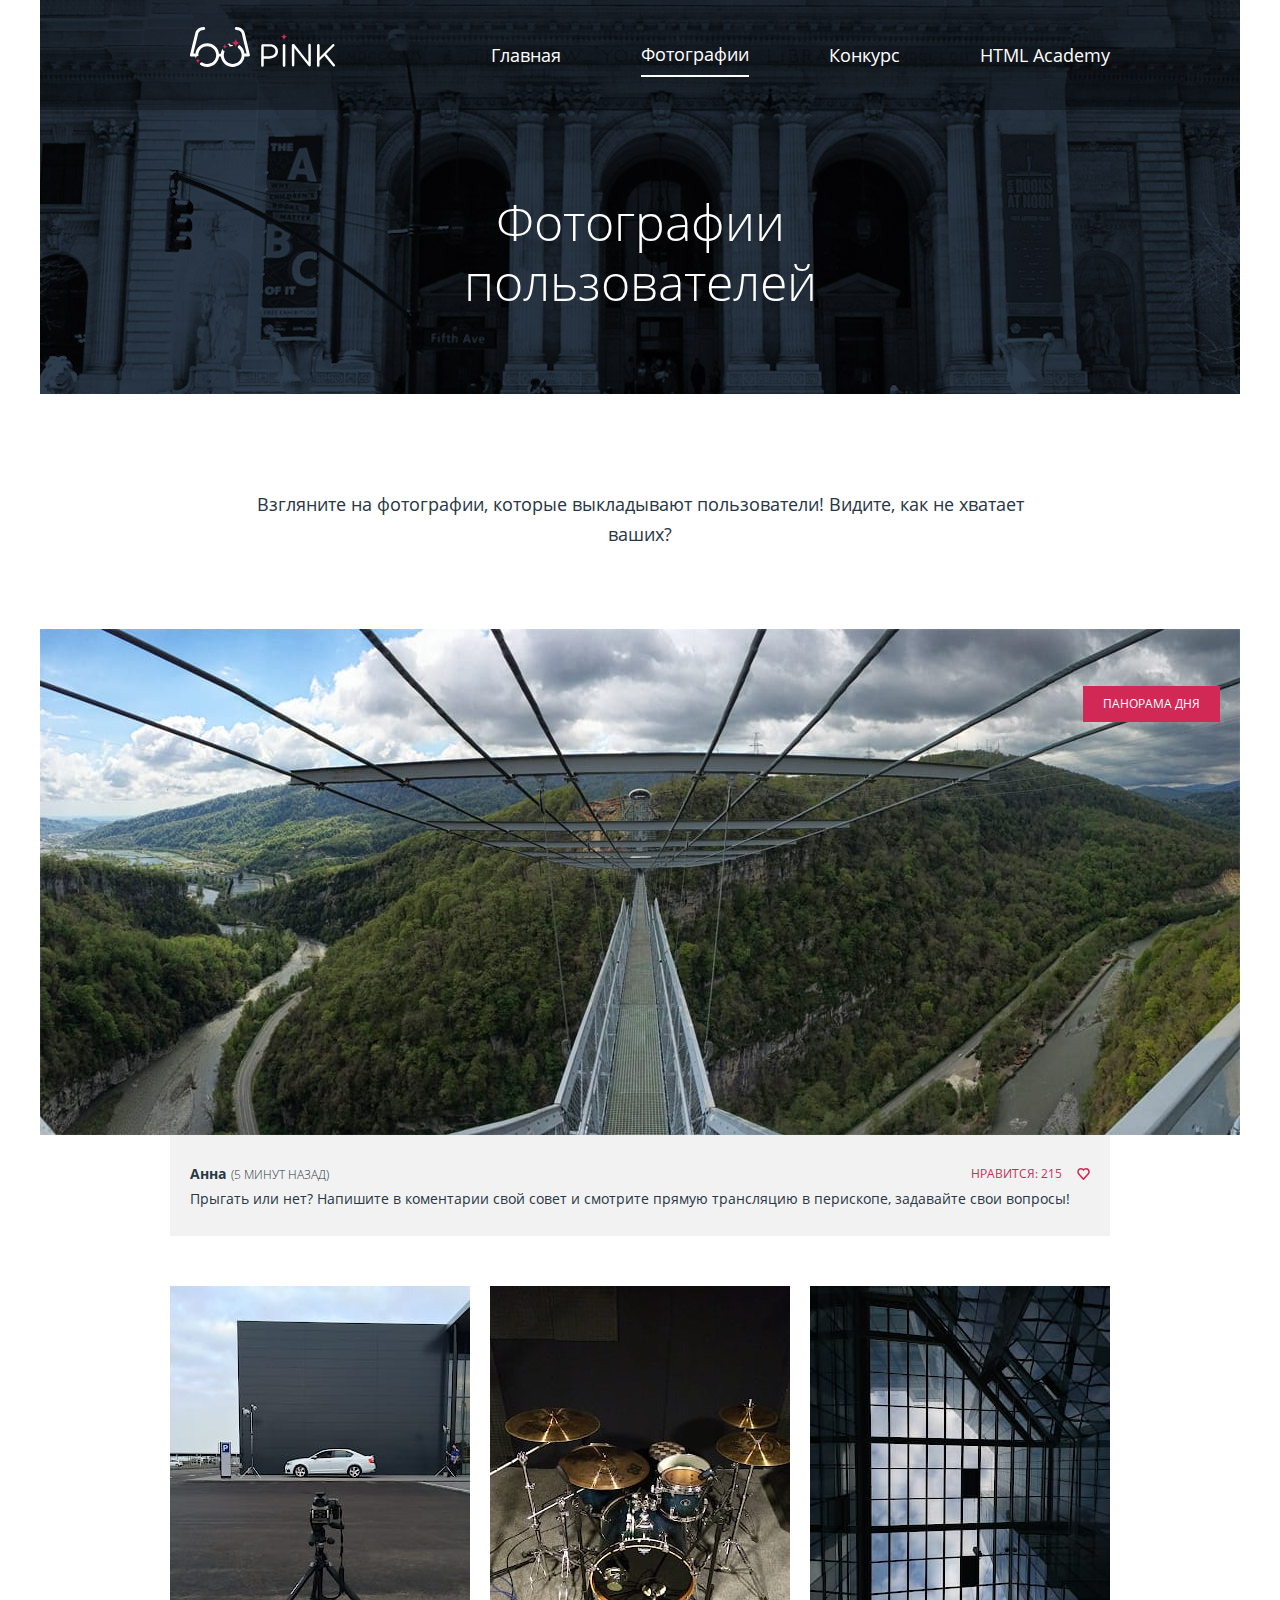
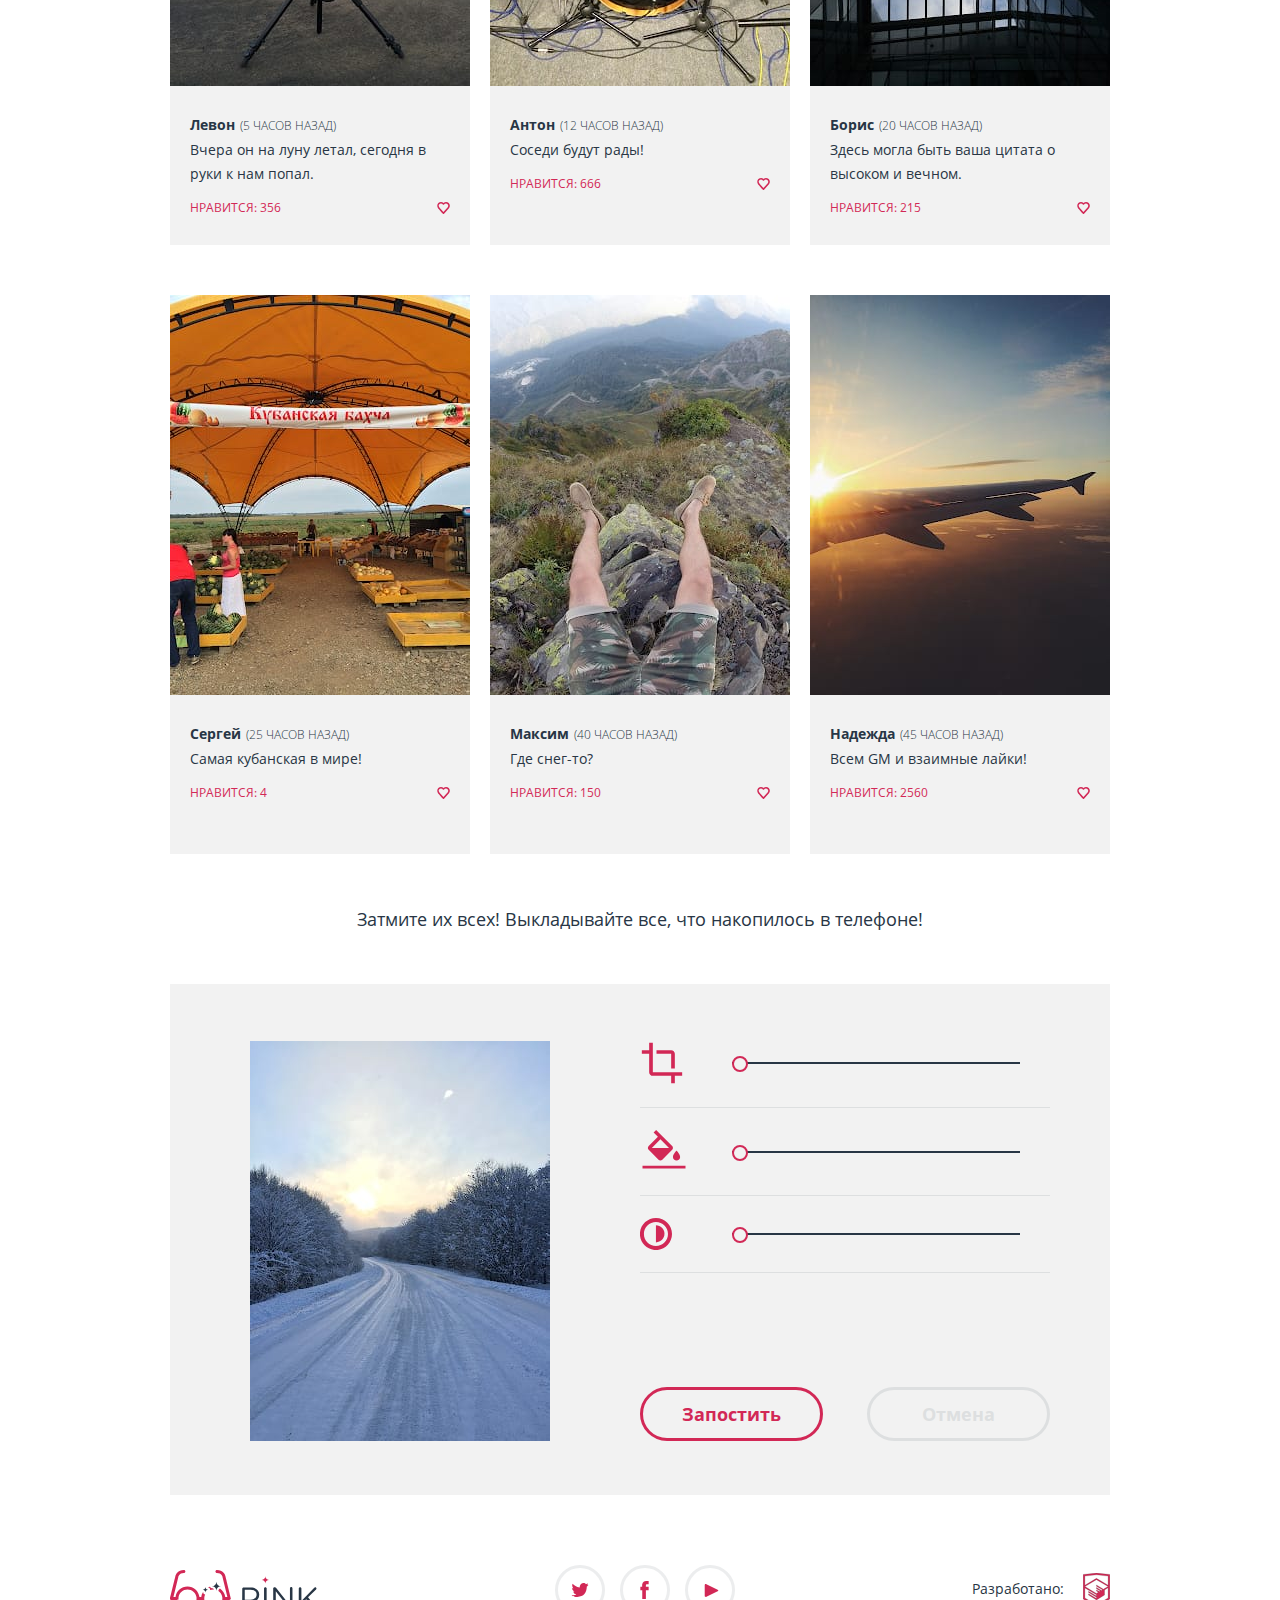
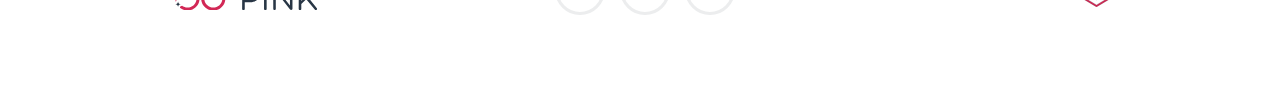
<file: photo.html>
<!doctype html>
<html lang="ru">
<head>
	<meta charset="utf-8">
	<meta name="viewport" content="width=device-width, initial-scale=1, shrink-to-fit=no">
	<title>Document</title>
	<link rel="stylesheet" href="css/index.css">
	<script>
		document.createElement( "picture" );
	</script>
	<script src="picturefill.min.js" async></script>
</head>
<body class="form-page photo-page">
	<div class="container">
		<svg xmlns="http://www.w3.org/2000/svg" xmlns:xlink="http://www.w3.org/1999/xlink" style="display: none">
			<symbol id="twitter" viewBox="0 0 17.5 14.7">
				<path d="M11.3,0.2C13-0.3,14.4,0.4,15,1.3c0.7-0.2,1.4-0.5,2.1-0.7c0,0.8-0.5,1.5-0.9,1.7c0.7,0.2,1.3-0.5,1.3-0.5
				c-0.2,1-1,1.7-1.6,2c-0.2,6.6-3.3,11-10.4,10.8c-0.5,0,0.1,0-0.5,0c-0.4,0-4.3-0.4-5-1.8c2.3,0.2,4-0.4,4.8-1.1
				c-1-0.3-2.8-0.5-3.1-2.9C2.1,8.9,2.3,9,3,8.9C1.8,8.1,0.4,7.4,0.5,5.2c0.3,0.3,1.1,0.5,1.4,0.5c-0.7-0.2-2-3.3-0.9-4.8
				c1.9,1.8,3.8,3.5,7.4,3.7C8.5,2.3,9.5,0.8,11.3,0.2z"/>
			</symbol>
			<symbol id="facebook" viewBox="0 0 8.7 18.9">
				<path d="M6.3,3.4c0.8,0,1.6,0,2.4,0c0-1.1,0-2.2,0-3.4c-1,0-1.9,0-2.9,0C2.7,0.2,1.5,2.4,1.9,6.1H0v3.5h2
				c0,3.1,0,6.2,0,9.3c1.3,0,2.6,0,3.8,0c0-3.1,0-6.2,0-9.3h2.9V6.1H5.8C5.8,5.1,5.8,3.7,6.3,3.4z"/>
			</symbol>
			<symbol id="youtube" viewBox="0 0 14.6 14">
				<path d="M1.8,13.8c-1,0.5-1.8,0-1.8-1.1V1.3c0-1.1,0.8-1.6,1.8-1.1l12.1,5.9c1,0.5,1,1.3,0,1.7L1.8,13.8z"/>
			</symbol>
			<symbol id="HTMLacademy" viewBox="0 0 154.4 195.3">
				<path d="M78,.6h-.8L.5,8.5V149.1l76.7,45.6,76.7-45.6V8.5Zm65.9,142.8L77.2,183.1,10.5,143.4V85.8l66.4,39.5v7.2L31.5,105.4v6.9l45.7,27.5v7.3L31.5,119.9v7l45.7,27.5,46.1-27.6v-7h0V97.1l20.6-12.3Zm-.1-66.1L125.6,88.1l-8.5,5L77,69.2v6.9l34.3,20.4-.3.2-.7.4-4.9,2.9L77,83.2v6.9l22.4,13.3L94,106.9h-.1L77,97.1V104L88,110.5l-11.3,6.8-66-39.2L76.8,38.3h0Zm.1-6.9L76.8,30.8h0L10.5,70.3V17.6l66.7-7,66.7,7Z" style="stroke:#231f20;stroke-miterlimit:10"/>
			</symbol>
			<symbol id="contrast" viewBox="-35.4 -8 31.9 31.9">
				<path d="M-19.5-4c6.6 0 12 5.4 12 12s-5.4 12-12 12-12-5.4-12-12 5.4-12 12-12m0-4c-8.8 0-16 7.1-16 16 0 8.8 7.1 16 16 16 8.8 0 16-7.1 16-16 0-8.8-7.1-16-16-16z"/>
				<path d="M-19.5 16.3c4.7 0 8.5-3.8 8.5-8.5s-3.8-8.5-8.5-8.5"/>
			</symbol><symbol id="crop" viewBox="0 0 48 48">
				<path d="M34 30h4V14c0-2.2-1.8-4-4-4H18v4h16v16zm-20 4V2h-4v8H2v4h8v20c0 2.2 1.8 4 4 4h20v8h4v-8h8v-4H14z"/>
			</symbol><symbol id="fill" viewBox="0 0 48 48">
				<path d="M33.1 17.9L15.2 0l-2.8 2.8 4.8 4.8L6.9 17.9c-1.2 1.2-1.2 3.1 0 4.2l11 11c.6.6 1.4.9 2.1.9s1.5-.3 2.1-.9l11-11c1.2-1.1 1.2-3.1 0-4.2zM10.4 20l9.6-9.6 9.6 9.6H10.4zM38 23s-4 4.3-4 7c0 2.2 1.8 4 4 4s4-1.8 4-4c0-2.7-4-7-4-7zM0 40h48v3H0z"/>
			</symbol>
		</svg>
		<header class="page-header">
			<div class="main-nav__wrapper">
				<nav class="main-nav main-nav--closed main-nav--no-js">
					<div class="main-nav__1row">
						<picture>
							<source media="(min-width: 1220px)" srcset="img/header/pink-logo-desctop.svg"/>
							<source media="(min-width: 680px)" srcset="img/header/pink-logo-tablet.svg"/>
							<source srcset="img/header/pink-logo-mobile.svg"/>
							<img class="site-logo page-header__logo" height="22">
						</picture>
						<button class="main-nav__toggle" aria-label="открыть меню" type="button"></button>
					</div>
					<ul class="main-nav__list">
						<li class="main-nav__list-item"><a href="index.html">Главная</a></li>
						<li class="main-nav__list-item main-nav__list-item--active"><a>Фотографии</a></li>
						<li class="main-nav__list-item"><a href="form.html">Конкурс</a></li>
						<li class="main-nav__list-item"><a href="#">HTML Academy</a></li>
					</ul>
				</nav>
			</div>
			<h1 class="main-header">Фотографии<br>пользователей</h1>
		</header>
		<main>
			<section class="photo">
				<h2 class="contest__header">Взгляните на фотографии, которые выкладывают пользователи! Видите, как не хватает ваших?</h2>
				<section class="photo__panorama panorama">
					<h3 class="visually-hidden">Панорама дня</h3>
					<div class="panorama__img-wrapper">
						<picture>
							<source media="(min-width: 1220px)" srcset="img/photo/desctop/panorama-desktop.jpg"/>
							<source media="(min-width: 680px)" srcset="img/photo/tablet/panorama-tablet.jpg"/>
							<source srcset="img/photo/mobile/panorama-mobile.jpg"/>
							<img alt="Мост между горами" class="panorama__img">
						</picture>
					</div>
					<div class="photo__comment panorama__comment">
						<p class="photo__author-info panorama__author-info">
							<b class="photo__author-name">Анна</b>
							<time class="photo__post-time">(5 минут назад)</time>
						</p>
						<p class="photo__comment-text panorama__comment-text">Прыгать или нет? Напишите в коментарии свой совет и смотрите прямую трансляцию в перископе, задавайте свои вопросы!</p>
						<div class="photo__likes panorama__likes">
							<div class="photo__likes-info panorama__likes-info">
								Нравится: <span class="photo__likes-value">215</span>
							</div>
							<button type="button" class="photo__like-button" aria-label="кнопка нравится"></button>
						</div>
					</div>
				</section>
				<div class="photo__post-wrapper">
					<section class="photo__post">
						<h3 class="visually-hidden">Пост</h3>
						<div class="photo__img-wrapper">
							<picture>
								<source media="(min-width: 1220px)" srcset="img/photo/desctop/photo-1-desktop.jpg"/>
								<source media="(min-width: 680px)" srcset="img/photo/tablet/photo-1-tablet.jpg"/>
								<source srcset="img/photo/mobile/photo-1-mobile.jpg"/>
								<img alt="Машина на фоне стены" class="photo__img">
							</picture>
						</div>
						<div class="photo__comment">
							<p class="photo__author-info">
								<b class="photo__author-name">Левон</b>
								<time class="photo__post-time">(5 часов назад)</time>
							</p>
							<p class="photo__comment-text">Вчера он на луну летал, сегодня в руки к нам попал.</p>
							<div class="photo__likes">
								<div class="photo__likes-info">
									Нравится: <span class="photo__likes-value">356</span>
								</div>
								<button type="button" class="photo__like-button" aria-label="кнопка нравится"></button>
							</div>
						</div>
					</section>
					<section class="photo__post">
						<h3 class="visually-hidden">Пост</h3>
						<div class="photo__img-wrapper">
							<picture>
								<source media="(min-width: 1220px)" srcset="img/photo/desctop/photo-2-desktop.jpg"/>
								<source media="(min-width: 680px)" srcset="img/photo/tablet/photo-2-tablet.jpg"/>
								<source srcset="img/photo/mobile/photo-2-mobile.jpg"/>
								<img alt="барабаны" class="photo__img">
							</picture>
						</div>
						<div class="photo__comment">
							<p class="photo__author-info">
								<b class="photo__author-name">Антон</b>
								<time class="photo__post-time">(12 часов назад)</time>
							</p>
							<p class="photo__comment-text">Соседи будут рады!</p>
							<div class="photo__likes">
								<div class="photo__likes-info">
									Нравится: <span class="photo__likes-value">666</span>
								</div>
								<button type="button" class="photo__like-button"></button>
							</div>
						</div>
					</section>
					<section class="photo__post">
						<h3 class="visually-hidden">Пост</h3>
						<div class="photo__img-wrapper">
							<picture>
								<source media="(min-width: 1220px)" srcset="img/photo/desctop/photo-3-desktop.jpg"/>
								<source media="(min-width: 680px)" srcset="img/photo/tablet/photo-3-tablet.jpg"/>
								<source srcset="img/photo/mobile/photo-3-mobile.jpg"/>
								<img alt="вид голубого неба из большого окна" class="photo__img">
							</picture>
						</div>
						<div class="photo__comment">
							<p class="photo__author-info">
								<b class="photo__author-name">Борис</b>
								<time class="photo__post-time">(20 часов назад)</time>
							</p>
							<p class="photo__comment-text">Здесь могла быть ваша цитата о высоком и вечном.</p>
							<div class="photo__likes">
								<div class="photo__likes-info">
									Нравится: <span class="photo__likes-value">215</span>
								</div>
								<button type="button" class="photo__like-button"></button>
							</div>
						</div>
					</section>
					<section class="photo__post">
						<h3 class="visually-hidden">Пост</h3>
						<div class="photo__img-wrapper">
							<picture>
								<source media="(min-width: 1220px)" srcset="img/photo/desctop/photo-4-desktop.jpg"/>
								<source media="(min-width: 680px)" srcset="img/photo/tablet/photo-4-tablet.jpg"/>
								<source srcset="img/photo/mobile/photo-4-mobile.jpg"/>
								<img  alt="кубанская бахча" class="photo__img">
							</picture>
						</div>
						<div class="photo__comment">
							<p class="photo__author-info">
								<b class="photo__author-name">Сергей</b>
								<time class="photo__post-time">(25 часов назад)</time>
							</p>
							<p class="photo__comment-text">Самая кубанская в мире!</p>
							<div class="photo__likes">
								<div class="photo__likes-info">
									Нравится: <span class="photo__likes-value">4</span>
								</div>
								<button type="button" class="photo__like-button"></button>
							</div>
						</div>
					</section>
					<section class="photo__post">
						<h3 class="visually-hidden">Пост</h3>
						<div class="photo__img-wrapper">
							<picture>
								<source media="(min-width: 1220px)" srcset="img/photo/desctop/photo-5-desktop.jpg"/>
								<source media="(min-width: 680px)" srcset="img/photo/tablet/photo-5-tablet.jpg"/>
								<source srcset="img/photo/mobile/photo-5-mobile.jpg"/>
								<img alt="вид с высокой горы" class="photo__img">
							</picture>
						</div>
						<div class="photo__comment">
							<p class="photo__author-info">
								<b class="photo__author-name">Максим</b>
								<time class="photo__post-time">(40 часов назад)</time>
							</p>
							<p class="photo__comment-text">Где снег-то?</p>
							<div class="photo__likes">
								<div class="photo__likes-info">
									Нравится: <span class="photo__likes-value">150</span>
								</div>
								<button type="button" class="photo__like-button"></button>
							</div>
						</div>
					</section>
					<section class="photo__post">
						<h3 class="visually-hidden">Пост</h3>
						<div class="photo__img-wrapper">
							<picture>
								<source media="(min-width: 1220px)" srcset="img/photo/desctop/photo-6-desktop.jpg"/>
								<source media="(min-width: 680px)" srcset="img/photo/tablet/photo-6-tablet.jpg"/>
								<source srcset="img/photo/mobile/photo-6-mobile.jpg"/>
								<img alt="вид восхода солнца с илюминатора самолета" class="photo__img">
							</picture>
						</div>
						<div class="photo__comment">
							<p class="photo__author-info">
								<b class="photo__author-name">Надежда</b>
								<time class="photo__post-time">(45 часов назад)</time>
							</p>
							<p class="photo__comment-text">Всем GM и взаимные лайки!</p>
							<div class="photo__likes">
								<div class="photo__likes-info">
									Нравится: <span class="photo__likes-value">2560</span>
								</div>
								<button type="button" class="photo__like-button"></button>
							</div>
						</div>
					</section>
				</div>
				<b class="photo__slogan contest__header">Затмите их всех! Выкладывайте все, что накопилось в телефоне!</b>
				<section class="photo__editor editor">
					<h3 class="visually-hidden">Запостите свое фото</h3>
					<div class="editor__img-wrapper">
						<picture>
							<source media="(min-width: 1220px)" srcset="img/photo/desctop/photo-7-desktop.jpg"/>
							<source media="(min-width: 680px)" srcset="img/photo/tablet/photo-7-tablet.jpg"/>
							<source srcset="img/photo/mobile/photo-7-mobile.jpg"/>
							<img alt="дорога в лесу зимой" class="editor__img">
						</picture>
					</div>
					<div class="editor__bottom">
						<section class="editor__instruments">
							<h4 class="visually-hidden">Выберите инструмент и настройте по своему усмотрению</h4>
							<div class="editor__instruments-wrapper">
								<button class="editor__instrument editor__crop editor__instrument--active" type="button" aria-label="crop">
									<svg width="44" height="44" aria-hidden="true">
										<use xlink:href="#crop"/>
									</svg>
								</button>
								<button class="editor__instrument editor__fill editor__instrument--active" type="button" aria-label="fill">
									<svg width="48" height="43" aria-hidden="true">
										<use xlink:href="#fill"/>
									</svg>
								</button>
								<button class="editor__instrument editor__contrast" type="button" aria-label="contrast">
									<svg width="32" height="32" aria-hidden="true">
										<use xlink:href="#contrast"/>
									</svg>
								</button>
								<div class="editor__range-wrapper">
									<svg width="44" height="44" aria-hidden="true" class="editor__icon editor__icon--crop">
										<use xlink:href="#crop"/>
									</svg>
									<div class="editor__range editor__range--crop">
										<div class="editor__handle"  aria-valuemin="0" aria-valuemax="100" aria-valuenow="90" role="slider" aria-label="crop" tabindex="0"></div>
									</div>
								</div>
								<div class="editor__range-wrapper">
									<svg width="48" height="43" aria-hidden="true" class="editor__icon editor__icon--fill">
										<use xlink:href="#fill"/>
									</svg>
									<div class="editor__range editor__range--fill">
										<div class="editor__handle"  aria-valuemin="0" aria-valuemax="100" aria-valuenow="90" role="slider" aria-label="fill" tabindex="0"></div>
									</div>
								</div>
								<div class="editor__range-wrapper">
									<svg width="32" height="32" aria-hidden="true" class="editor__icon editor__icon--contrast">
										<use xlink:href="#contrast"/>
									</svg>
									<div class="editor__range editor__range--contrast">
										<div class="editor__handle"  aria-valuemin="0" aria-valuemax="100" aria-valuenow="90" role="slider" aria-label="contrast" tabindex="0"></div>
									</div>
								</div>
							</div>
							<div class="editor__range editor__range--general">
								<div class="editor__handle"  aria-valuemin="0" aria-valuemax="100" aria-valuenow="90" role="slider" aria-label="crop" tabindex="0" style="transform: translateX(196px)"></div>
							</div>
						</section>
						<div class="editor__buttons">
							<a href="#" class="editor__btn editor__submit">Запостить</a>
							<a href="#" class="editor__btn editor__cancle">Отмена</a>
						</div>
					</div>
				</section>
			</section>
		</main>
		<footer class="page-footer">
			<div class="footer__bottom">
				<div class="footer__logo">
					<svg style="cursor: pointer;" id="starHTML" width="147" xmlns="http://www.w3.org/2000/svg" xmlns:xlink="http://www.w3.org/1999/xlink" viewBox="0 0 146.3 40.4">
						<style>
							<![CDATA[
							#starHTML:hover .star path, #starHTML:hover .star {
								fill: #d22856 !important;
							}

							#starHTML:hover .glasses path {
								fill: #000000 !important;
							}

							#starHTML:hover .pink path {
								fill: green !important;
							}
							]]>
						</style>
						<g class="pink">
							<path style="fill:#283645;" d="M71.9,18.7c0-0.7,0.6-1.3,1.3-1.3h7.2c5.1,0,8.4,2.7,8.4,7.1v0.1c0,4.9-4.1,7.4-8.9,7.4h-5.5v6.8
							c0,0.7-0.6,1.3-1.3,1.3c-0.7,0-1.3-0.6-1.3-1.3L71.9,18.7L71.9,18.7z M80,29.6c3.7,0,6.2-2,6.2-5v-0.1c0-3.2-2.4-4.9-6.1-4.9h-5.7
							v9.9L80,29.6L80,29.6z"/>
							<path style="fill:#283645;" d="M93.6,18.5c0-0.7,0.6-1.3,1.3-1.3c0.7,0,1.3,0.6,1.3,1.3v20.3c0,0.7-0.6,1.3-1.3,1.3
							c-0.7,0-1.3-0.6-1.3-1.3V18.5z"/>
							<path style="fill:#283645;" d="M102.7,18.5c0-0.7,0.6-1.3,1.3-1.3h0.4c0.6,0,0.9,0.3,1.3,0.7l13.7,17.4v-17c0-0.7,0.5-1.3,1.3-1.3
							c0.7,0,1.2,0.6,1.2,1.3v20.3c0,0.7-0.5,1.2-1.2,1.2h-0.1c-0.5,0-0.9-0.3-1.3-0.8l-14-17.9v17.4c0,0.7-0.5,1.3-1.3,1.3
							c-0.7,0-1.2-0.6-1.2-1.3L102.7,18.5L102.7,18.5z"/>
							<path style="fill:#283645;" d="M128.2,18.5c0-0.7,0.6-1.3,1.3-1.3c0.7,0,1.3,0.6,1.3,1.3v12.3l12.8-13.2c0.3-0.3,0.6-0.5,1-0.5
							c0.7,0,1.2,0.6,1.2,1.3c0,0.4-0.2,0.6-0.4,0.9l-8,7.9l8.6,10.6c0.2,0.3,0.4,0.5,0.4,0.9c0,0.7-0.6,1.3-1.3,1.3
							c-0.5,0-0.8-0.3-1-0.6L135.6,29l-4.9,4.9v4.9c0,0.7-0.6,1.3-1.3,1.3c-0.7,0-1.3-0.6-1.3-1.3L128.2,18.5L128.2,18.5z"/>
						</g>
						<path style="fill:#D22856;" class="star" d="M98.5,9.9c-2,0-3.6-1.6-3.6-3.6c0,2-1.6,3.6-3.6,3.6c2,0,3.6,1.6,3.6,3.6
						C94.9,11.5,96.5,9.9,98.5,9.9z"/>
						<g class="glasses">
							<path style="fill:#D22856;" d="M43.1,19.3c0.2,0,0.5,0,0.7,0c-0.4-0.7-1.2-1.2-2.1-1.2c-0.9,0-1.6-0.6-1.9-1.4
							c-0.7,0.2-1.4,0.5-2.1,0.8c0.1,0,0.1,0,0.2,0c1.1,0,2,0.9,2,2c0,0.1,0,0.2,0,0.3C40.9,19.5,42,19.3,43.1,19.3z"/>
							<path style="fill:#D22856;" d="M60.5,28c0,0-5.2-21.4-5.2-21.4C54.9,4.3,52.7,0,46.7,0c-0.8,0-1.5,0.7-1.5,1.5S45.9,3,46.7,3
							c4.9,0,5.6,3.7,5.6,4.1l4.8,19.7H55c-0.4-3.6-2.5-6.6-5.3-8.5c-0.9,0.4-1.5,1.3-1.5,2.3c0,0.1,0,0.2,0,0.3c2,1.4,3.4,3.5,3.8,6
							c0.1,0.5,0.1,1,0.1,1.5c0,0.5-0.1,1-0.1,1.5c-0.7,4.3-4.4,7.5-8.9,7.5c-4.5,0-8.2-3.3-8.9-7.5c-0.1-0.5-0.1-1-0.1-1.5
							c0-0.5,0.1-1,0.1-1.5c0.1-0.9,0.4-1.7,0.8-2.5c-1-0.1-1.9-0.9-1.9-2c0-0.2-0.1-0.4-0.2-0.5c-0.9,1.5-1.6,3.1-1.8,5h-1.8
							c-0.7-5.9-5.8-10.5-11.9-10.5S6.2,20.9,5.5,26.8H3.4L8.2,7.1C8.3,6.7,9,3,13.8,3c0.8,0,1.5-0.7,1.5-1.5S14.7,0,13.8,0
							c-6,0-8.2,4.3-8.6,6.7c0,0-5.2,21.4-5.2,21.4c-0.3,1.1,0.5,1.8,1.4,1.8c0,0,0,0,0,0h4c0.1,0.6,0.2,1.2,0.4,1.8
							C5.9,31.6,6,31.5,6,31.3c0-1.1,0.9-2,2-2c0.2,0,0.3,0,0.5,0.1c0-0.3-0.1-0.7-0.1-1c0-0.5,0.1-1,0.1-1.5c0.7-4.3,4.4-7.5,8.9-7.5
							s8.2,3.3,8.9,7.5c0.1,0.5,0.1,1,0.1,1.5c0,0.5-0.1,1-0.1,1.5c-0.7,4.3-4.4,7.5-8.9,7.5c-2,0-3.9-0.7-5.4-1.8
							c-0.4,0.3-0.8,0.5-1.3,0.5c-0.4,0-0.7,0.3-0.7,0.7c0,0.3-0.1,0.6-0.2,0.8c2.1,1.7,4.7,2.7,7.6,2.7c6.1,0,11.2-4.6,11.9-10.5h1.8
							c0.7,5.9,5.8,10.5,11.9,10.5S54.3,35.8,55,29.8h4c0,0,0,0,0,0C59.9,29.8,60.7,29.1,60.5,28z"/>
						</g>
						<g class="star">
							<g>
								<path style="fill:#283645;" d="M50.7,16.1c-2.5,0-4.5-2-4.5-4.5c0,2.5-2,4.5-4.5,4.5c2.5,0,4.5,2,4.5,4.5
								C46.2,18.1,48.2,16.1,50.7,16.1z"/>
							</g>
						</g>
						<g class="star">
							<g>
								<path style="fill:#283645;" d="M37.9,19.6c-1.5,0-2.7-1.2-2.7-2.7c0,1.5-1.2,2.7-2.7,2.7c1.5,0,2.7,1.2,2.7,2.7
								C35.2,20.9,36.4,19.6,37.9,19.6z"/>
							</g>
						</g>
						<g class="star">
							<g>
								<path style="fill:#283645;" d="M10.7,34.1c-1.5,0-2.7-1.2-2.7-2.8c0,1.5-1.2,2.8-2.7,2.8c1.5,0,2.7,1.2,2.7,2.7
								C8,35.3,9.2,34.1,10.7,34.1z"/>
							</g>
						</g>
					</svg>
				</div>
				<ul class="social-list">
					<li class="social-list__item"><a href="#" class="social-list__link social-list__link--twitter" aria-lable="twitter">
						<svg width="18" height="14" class="social-list__img">
							<use xlink:href="#twitter"/>
						</svg>
					</a></li>
					<li class="social-list__item"><a href="#" class="social-list__link social-list__link--facebook" aria-label="facebook">
						<svg width="9" height="18" class="social-list__img">
							<use xlink:href="#facebook"/>
						</svg>
					</a></li>
					<li class="social-list__item"><a href="#" class="social-list__link social-list__link--youtube" aria-lablel="youtube">
						<svg width="15" height="13" class="social-list__img social-list__img--youtube">
							<use xlink:href="#youtube"/>
						</svg>
					</a></li>
				</ul>
				<div class="copyright"><span>Разработано:</span> <a href="#" class="copyright__link" aria-label="HTML Academy">
					<svg width="27" height="34" class="copyright__img">
						<use xlink:href="#HTMLacademy"/>
					</svg>
				</a>
			</div>
		</footer>
	</div>
	<script>
		var navMain = document.querySelector('.main-nav');
		var navToggle = document.querySelector('.main-nav__toggle');

		navMain.classList.remove('main-nav--no-js');

		navToggle.addEventListener('click', function() {
			if (navMain.classList.contains('main-nav--opened')) {
				navMain.classList.remove('main-nav--opened');
				navMain.classList.add('main-nav--closed');
			} else {
				navMain.classList.remove('main-nav--closed');
				navMain.classList.add('main-nav--opened');
			}
		});
	</script>
</body>
</html>
</file>
<file: css/index.css>
@charset "UTF-8";
/* open-sans-300 - cyrillic_latin */
@font-face {
  font-family: 'Open Sans';
  font-style: normal;
  font-weight: 300;
  src: local("Open Sans Light"), local("OpenSans-Light"), url("../fonts/open-sans-v16-cyrillic_latin-300.woff2") format("woff2"), url("../fonts/open-sans-v16-cyrillic_latin-300.woff") format("woff");
  /* Chrome 6+, Firefox 3.6+, IE 9+, Safari 5.1+ */
}

/* open-sans-regular - cyrillic_latin */
@font-face {
  font-family: 'Open Sans';
  font-style: normal;
  font-weight: 400;
  src: local("Open Sans Regular"), local("OpenSans-Regular"), url("../fonts/open-sans-v16-cyrillic_latin-regular.woff2") format("woff2"), url("../fonts/open-sans-v16-cyrillic_latin-regular.woff") format("woff");
  /* Chrome 6+, Firefox 3.6+, IE 9+, Safari 5.1+ */
}

/* open-sans-700 - cyrillic_latin */
@font-face {
  font-family: 'Open Sans';
  font-style: normal;
  font-weight: 700;
  src: local("Open Sans Bold"), local("OpenSans-Bold"), url("../fonts/open-sans-v16-cyrillic_latin-700.woff2") format("woff2"), url("../fonts/open-sans-v16-cyrillic_latin-700.woff") format("woff");
  /* Chrome 6+, Firefox 3.6+, IE 9+, Safari 5.1+ */
}

/*! normalize.css v8.0.1 | MIT License | github.com/necolas/normalize.css */
/* Document
   ========================================================================== */
/**
 * 1. Correct the line height in all browsers.
 * 2. Prevent adjustments of font size after orientation changes in iOS.
 */
html {
  line-height: 1.15;
  /* 1 */
  -webkit-text-size-adjust: 100%;
  /* 2 */
}

/* Sections
   ========================================================================== */
/**
 * Remove the margin in all browsers.
 */
body {
  margin: 0;
}

/**
 * Render the `main` element consistently in IE.
 */
main {
  display: block;
}

/**
 * Correct the font size and margin on `h1` elements within `section` and
 * `article` contexts in Chrome, Firefox, and Safari.
 */
h1 {
  font-size: 2em;
  margin: 0.67em 0;
}

/* Grouping content
   ========================================================================== */
/**
 * 1. Add the correct box sizing in Firefox.
 * 2. Show the overflow in Edge and IE.
 */
hr {
  box-sizing: content-box;
  /* 1 */
  height: 0;
  /* 1 */
  overflow: visible;
  /* 2 */
}

/**
 * 1. Correct the inheritance and scaling of font size in all browsers.
 * 2. Correct the odd `em` font sizing in all browsers.
 */
pre {
  font-family: monospace, monospace;
  /* 1 */
  font-size: 1em;
  /* 2 */
}

/* Text-level semantics
   ========================================================================== */
/**
 * Remove the gray background on active links in IE 10.
 */
a {
  background-color: transparent;
}

/**
 * 1. Remove the bottom border in Chrome 57-
 * 2. Add the correct text decoration in Chrome, Edge, IE, Opera, and Safari.
 */
abbr[title] {
  border-bottom: none;
  /* 1 */
  text-decoration: underline;
  /* 2 */
  text-decoration: underline dotted;
  /* 2 */
}

/**
 * Add the correct font weight in Chrome, Edge, and Safari.
 */
b,
strong {
  font-weight: bolder;
}

/**
 * 1. Correct the inheritance and scaling of font size in all browsers.
 * 2. Correct the odd `em` font sizing in all browsers.
 */
code,
kbd,
samp {
  font-family: monospace, monospace;
  /* 1 */
  font-size: 1em;
  /* 2 */
}

/**
 * Add the correct font size in all browsers.
 */
small {
  font-size: 80%;
}

/**
 * Prevent `sub` and `sup` elements from affecting the line height in
 * all browsers.
 */
sub,
sup {
  font-size: 75%;
  line-height: 0;
  position: relative;
  vertical-align: baseline;
}

sub {
  bottom: -0.25em;
}

sup {
  top: -0.5em;
}

/* Embedded content
   ========================================================================== */
/**
 * Remove the border on images inside links in IE 10.
 */
img {
  border-style: none;
}

/* Forms
   ========================================================================== */
/**
 * 1. Change the font styles in all browsers.
 * 2. Remove the margin in Firefox and Safari.
 */
button,
input,
optgroup,
select,
textarea {
  font-family: inherit;
  /* 1 */
  font-size: 100%;
  /* 1 */
  line-height: 1.15;
  /* 1 */
  margin: 0;
  /* 2 */
}

/**
 * Show the overflow in IE.
 * 1. Show the overflow in Edge.
 */
button,
input {
  /* 1 */
  overflow: visible;
}

/**
 * Remove the inheritance of text transform in Edge, Firefox, and IE.
 * 1. Remove the inheritance of text transform in Firefox.
 */
button,
select {
  /* 1 */
  text-transform: none;
}

/**
 * Correct the inability to style clickable types in iOS and Safari.
 */
button,
[type="button"],
[type="reset"],
[type="submit"] {
  -webkit-appearance: button;
}

/**
 * Remove the inner border and padding in Firefox.
 */
button::-moz-focus-inner,
[type="button"]::-moz-focus-inner,
[type="reset"]::-moz-focus-inner,
[type="submit"]::-moz-focus-inner {
  border-style: none;
  padding: 0;
}

/**
 * Restore the focus styles unset by the previous rule.
 */
button:-moz-focusring,
[type="button"]:-moz-focusring,
[type="reset"]:-moz-focusring,
[type="submit"]:-moz-focusring {
  outline: 1px dotted ButtonText;
}

/**
 * Correct the padding in Firefox.
 */
fieldset {
  padding: 0.35em 0.75em 0.625em;
}

/**
 * 1. Correct the text wrapping in Edge and IE.
 * 2. Correct the color inheritance from `fieldset` elements in IE.
 * 3. Remove the padding so developers are not caught out when they zero out
 *    `fieldset` elements in all browsers.
 */
legend {
  box-sizing: border-box;
  /* 1 */
  color: inherit;
  /* 2 */
  display: table;
  /* 1 */
  max-width: 100%;
  /* 1 */
  padding: 0;
  /* 3 */
  white-space: normal;
  /* 1 */
}

/**
 * Add the correct vertical alignment in Chrome, Firefox, and Opera.
 */
progress {
  vertical-align: baseline;
}

/**
 * Remove the default vertical scrollbar in IE 10+.
 */
textarea {
  overflow: auto;
}

/**
 * 1. Add the correct box sizing in IE 10.
 * 2. Remove the padding in IE 10.
 */
[type="checkbox"],
[type="radio"] {
  box-sizing: border-box;
  /* 1 */
  padding: 0;
  /* 2 */
}

/**
 * Correct the cursor style of increment and decrement buttons in Chrome.
 */
[type="number"]::-webkit-inner-spin-button,
[type="number"]::-webkit-outer-spin-button {
  height: auto;
}

/**
 * 1. Correct the odd appearance in Chrome and Safari.
 * 2. Correct the outline style in Safari.
 */
[type="search"] {
  -webkit-appearance: textfield;
  /* 1 */
  outline-offset: -2px;
  /* 2 */
}

/**
 * Remove the inner padding in Chrome and Safari on macOS.
 */
[type="search"]::-webkit-search-decoration {
  -webkit-appearance: none;
}

/**
 * 1. Correct the inability to style clickable types in iOS and Safari.
 * 2. Change font properties to `inherit` in Safari.
 */
::-webkit-file-upload-button {
  -webkit-appearance: button;
  /* 1 */
  font: inherit;
  /* 2 */
}

/* Interactive
   ========================================================================== */
/*
 * Add the correct display in Edge, IE 10+, and Firefox.
 */
details {
  display: block;
}

/*
 * Add the correct display in all browsers.
 */
summary {
  display: list-item;
}

/* Misc
   ========================================================================== */
/**
 * Add the correct display in IE 10+.
 */
template {
  display: none;
}

/**
 * Add the correct display in IE 10.
 */
[hidden] {
  display: none;
}

html {
  -ms-text-size-adjust: 100%;
  -ms-overflow-style: scrollbar;
  -webkit-font-smoothing: antialiased;
}

::-ms-clear,
::-ms-reveal {
  display: none;
}

input[type="search"]::-webkit-search-cancel-button {
  display: none;
}

.visually-hidden {
  position: absolute;
  width: 1px;
  height: 1px;
  margin: -1px;
  border: 0;
  padding: 0;
  white-space: nowrap;
  clip-path: inset(100%);
  clip: rect(0 0 0 0);
  overflow: hidden;
}

body {
  min-width: 320px;
  max-width: 1920px;
  margin: 0 auto;
  font-family: 'Open Sans', 'Arial', sans-serif;
  font-size: 18px;
  line-height: 30px;
  background-color: #ffffff;
}

img {
  max-width: 100%;
}

.container {
  width: 320px;
  margin: 0 auto;
}

.page-header {
  color: #ffffff;
  background-color: #1d2631;
}

.main-nav__wrapper {
  padding-bottom: 396px;
  background: url("../img/header/iphone-in-hand-mobile.png") bottom left no-repeat, #2b3949 url("../img/header/header-bg-mobile@1x.jpg") no-repeat bottom;
}

.main-nav {
  position: relative;
  background-color: rgba(0, 0, 0, 0.3);
}

.main-nav__1row {
  position: relative;
  padding: 22px 20px;
}

.site-logo {
  display: block;
}

.main-nav__toggle {
  position: absolute;
  top: 50%;
  right: 20px;
  margin: 0;
  margin-top: -12px;
  padding: 0;
  background: none;
  border: none;
  outline: none;
  -webkit-tap-highlight-color: transparent;
}

.main-nav__toggle:hover {
  cursor: pointer;
}

.main-nav__list {
  padding: 0;
  margin: 0;
  list-style: none;
}

.main-nav__list-item a {
  display: block;
  padding: 15px 20px;
  font-size: 18px;
  line-height: 32px;
  font-weight: bold;
  text-align: center;
  text-transform: uppercase;
  color: #ffffff;
  text-decoration: none;
  border-bottom: 1px solid #000000;
  border-top: 1px solid #485461;
}

.main-nav__list-item--active a {
  border-top-color: #000000;
  box-shadow: inset 0 1px 1px black;
}

.main-offer {
  padding-top: 28px;
  padding-bottom: 25px;
}

.main-offer__slogan {
  display: none;
}

.main-offer__download-link {
  display: block;
  box-sizing: border-box;
  width: 280px;
  padding: 9px;
  margin: 0 auto 32px;
  color: #ffffff;
  text-decoration: none;
  text-align: center;
  border: 3px solid #ffffff;
  border-radius: 30px;
}

.main-offer__download-link:hover {
  color: #d22856;
  background-color: #ffffff;
}

.main-offer__download-link:active {
  color: rgba(210, 40, 86, 0.3);
}

.main-offer__platform-logos {
  display: flex;
  align-items: flex-end;
  justify-content: space-between;
  width: 205px;
  margin: 0 auto 25px;
}

.main-offer__text {
  padding: 0 20px;
  text-align: center;
  font-size: 14px;
  line-height: 24px;
  margin: 0;
}

.features {
  padding-top: 40px;
}

.features__text {
  width: 205px;
  margin: 0 auto 35px;
  font-size: 24px;
  line-height: 1.2em;
  font-weight: 300;
  text-align: center;
  color: #283645;
}

.features__list-wrapper {
  position: relative;
  background: url("../img/features/iphone-pink-screen-mobile@1x.png") bottom no-repeat, #f2f2f2;
}

.features__list {
  padding: 80px 20px 320px;
  margin: 0;
  text-align: center;
  list-style: none;
}

.bg-skew::before {
  content: '';
  position: absolute;
  top: 0;
  left: 0;
  width: 100%;
  padding-bottom: 10%;
  background-image: url("data:image/svg+xml,%3Csvg xmlns='http://www.w3.org/2000/svg' fill='%23ffffff' viewBox='0 0 320 32'%3E%3Cpolygon points='0 0, 320 0, 0 32'/%3E%3C/svg%3E");
  background-size: cover;
}

.features__item {
  margin-bottom: 30px;
}

.features__item:last-child {
  margin-bottom: 0;
}

.features__definition {
  margin: 0;
  margin-bottom: 12px;
  font-size: 18px;
  line-height: 24px;
  font-weight: bold;
}

.features__description {
  margin: 0;
  font-size: 14px;
  line-height: 24px;
}

.features__effect {
  display: none;
}

.feedback {
  padding-bottom: 40px;
}

.feedback__list {
  margin-bottom: 35px;
}

.feedback__item {
  padding: 45px 20px 0;
}

.feedback__item-wrapper {
  display: flex;
  flex-flow: column nowrap;
}

.feedback__author-name {
  display: block;
  margin-bottom: 15px;
  font-size: 18px;
  line-height: 30px;
  text-align: center;
  font-weight: bold;
  font-style: normal;
}

.feedback__author-info {
  display: none;
}

.feedback__text {
  margin: 0;
  font-size: 14px;
  line-height: 30px;
  text-align: center;
}

.feedback__slider-nav {
  display: none;
}

.slider__toggles {
  display: flex;
  justify-content: space-between;
  width: 62px;
  margin: 0 auto;
}

.slider__toggle {
  box-sizing: content-box;
  width: 6px;
  height: 6px;
  padding: 0;
  background-color: #bec2c7;
  background-clip: content-box;
  border: 3px solid transparent;
  border-radius: 50%;
  outline: none;
}

.tns-nav-active {
  background-color: #ffffff;
  border-color: #33404e;
}

.tariffs {
  position: relative;
  padding-top: 90px;
  padding-bottom: 45px;
  background-color: #f2f2f2;
  overflow: hidden;
}

.tariffs__wrapper {
  width: 280px;
  margin: 0 auto 40px;
}

.tariffs__table {
  table-layout: fixed;
  width: 831px;
  background-color: #ffffff;
  border-collapse: collapse;
}

.tariffs th[scope="col"] {
  padding: 15px 0 15px;
  font-size: 18px;
  line-height: 35px;
  font-weight: bold;
  text-transform: uppercase;
  text-align: center;
  color: #ffffff;
  border-right: 2px solid #f2f2f2;
  background-color: #283645;
}

.tariffs th[scope="col"]:first-child {
  display: none;
}

.tariffs th[scope="col"]:last-child {
  border: none;
}

.tariffs__price {
  display: block;
  font-size: 24px;
  font-weight: 300;
}

.tariffs th[scope="row"] {
  display: none;
}

.tariffs td, .tariffs th[scope="row"] {
  position: relative;
  padding: 15px;
  padding-left: 22px;
  padding-right: 68px;
  font-size: 14px;
  text-transform: uppercase;
  font-weight: normal;
  text-align: left;
  border-right: 2px solid #f2f2f2;
  border-bottom: 2px solid #f2f2f2;
}

.tariffs td:last-child {
  border-right: none;
}

.tariffs__yes, .tariffs__no {
  position: absolute;
  top: 0;
  right: 0;
  width: 68px;
  height: 60px;
  background-position: center;
  background-repeat: no-repeat;
}

.tariffs__yes {
  background-image: url("data:image/svg+xml,%3Csvg xmlns='http://www.w3.org/2000/svg' xmlns:xlink='http://www.w3.org/1999/xlink' viewBox='0 0 30.4 21.7'%3E%3Cpath fill='%233DC644' d='M29.9,0.4c-0.6-0.6-1.5-0.6-2.1,0L10.2,18.1l-7.6-7.6C2,9.9,1,9.9,0.4,10.4c-0.6,0.6-0.6,1.5,0,2.1l8.7,8.7 c0.3,0.3,0.7,0.4,1.1,0.4c0.4,0,0.8-0.1,1.1-0.4L29.9,2.6C30.5,2,30.5,1,29.9,0.4z'/%3E%3C/svg%3E");
  background-size: 30px 20px;
}

.tariffs__no {
  background-image: url("data:image/svg+xml,%3Csvg xmlns='http://www.w3.org/2000/svg' xmlns:xlink='http://www.w3.org/1999/xlink' viewBox='0 0 26.8 26.8' %3E%3Cpath fill='%23F25B26' d='M15.5,13.4L26.3,2.6c0.6-0.6,0.6-1.5,0-2.1c-0.6-0.6-1.5-0.6-2.1,0L13.4,11.3L2.6,0.4C2-0.1,1-0.1,0.4,0.4 C-0.1,1-0.1,2,0.4,2.6l10.8,10.8L0.4,24.2c-0.6,0.6-0.6,1.5,0,2.1c0.3,0.3,0.7,0.4,1.1,0.4c0.4,0,0.8-0.1,1.1-0.4l10.8-10.8 l10.8,10.8c0.3,0.3,0.7,0.4,1.1,0.4c0.4,0,0.8-0.1,1.1-0.4c0.6-0.6,0.6-1.5,0-2.1L15.5,13.4z'/%3E%3C/svg%3E");
  background-size: 26px;
}

.tariffs__hit {
  background: url("../img/tariffs/price-hit.png") top left/auto no-repeat;
}

.main-page .page-footer {
  padding-top: 35px;
  padding-bottom: 0;
}

.footer__contacts {
  margin-bottom: 35px;
}

.contacts__text {
  display: block;
  font-size: 24px;
  line-height: 1.5em;
  font-weight: 300;
  text-align: center;
}

.contacts__text:last-of-type {
  margin-bottom: 30px;
}

.contacts__item {
  margin: 0;
  margin-bottom: 20px;
  font-size: 18px;
  line-height: 1.5em;
  font-weight: bold;
  text-align: center;
}

.contacts__item:last-child {
  margin: 0;
}

.contacts__item a {
  display: block;
  font-size: 24px;
  line-height: 1.5em;
  font-weight: 300;
  color: #d22856;
  text-decoration: none;
}

.contacts__item a[href]:hover {
  color: #283645;
  text-decoration: underline;
}

.map {
  position: relative;
}

.map img {
  display: block;
}

.map::after {
  content: '';
  position: absolute;
  top: 0;
  left: 0;
  width: 100%;
  height: 100%;
  background-image: url("../img/map/map-marker.svg");
  background-size: 36px;
  background-position: 50% 95px;
  background-repeat: no-repeat;
}

.white-triangle::before {
  content: '';
  position: absolute;
  top: -1px;
  left: 0;
  width: 100%;
  padding-bottom: 12%;
  background-image: url("data:image/svg+xml,%3Csvg xmlns='http://www.w3.org/2000/svg' xmlns:xlink='http://www.w3.org/1999/xlink' viewBox='0 0 320 33' %3E%3Cpolygon fill='%23ffffff' points='0 0, 320 0, 160 33,' /%3E%3C/svg%3E");
  background-size: contain;
  background-repeat: no-repeat;
}

.social-list {
  display: flex;
  justify-content: space-between;
  width: 180px;
  padding: 0;
  margin: 0;
  list-style: none;
}

.social-list__link {
  display: flex;
  justify-content: center;
  align-items: center;
  box-sizing: border-box;
  width: 50px;
  height: 50px;
  border: 3px solid #ecedee;
  border-radius: 50%;
}

.social-list__link:hover {
  border-color: #283645;
}

.social-list__img--youtube {
  margin-right: -4px;
}

.social-list__img {
  fill: #d22856;
}

.main-page .footer__bottom {
  display: none;
}

/*
 Form Page
 */
.form-page .page-header {
  padding-bottom: 50px;
  background: #1d2631 url("../img/header/header-bg-mobile@1x.jpg") bottom -226px center/auto no-repeat;
}

.form-page .main-nav__wrapper {
  padding-bottom: 0;
  margin-bottom: 35px;
  background: none;
}

.form-page .main-header {
  margin: 0;
  font-size: 24px;
  line-height: 1.2em;
  text-align: center;
  font-weight: 300;
}

.form-page main {
  padding-top: 50px;
}

.contest__header {
  padding: 0 20px;
  margin: 0;
  margin-bottom: 35px;
  font-size: 14px;
  font-weight: normal;
  text-align: center;
  color: #283645;
}

.contest {
  color: #283645;
}

.contest__header-tooltip {
  display: none;
}

.contest__fieldset-wrapper {
  padding: 0 20px;
  margin-bottom: 40px;
}

.contest__fieldset {
  padding: 0;
  margin: 0;
  border: none;
}

.contest__legend, .contest__label {
  font-size: 14px;
  color: #d22856;
  text-transform: uppercase;
}

.contest__legend {
  width: 100%;
  margin-bottom: 35px;
  line-height: 18px;
  text-align: center;
}

.contest__legend--contacts {
  display: none;
}

.contest__legend--emotions {
  margin-bottom: 20px;
}

.contest__list, .contest__box-list {
  list-style: none;
  padding: 0;
  margin: 0;
}

.contest__list-item {
  margin: 0;
  margin-bottom: 15px;
}

.contest__list-item:last-child {
  margin: 0;
}

.contest__label {
  display: block;
  padding-left: 22px;
  margin-bottom: 5px;
}

.contest__input-text {
  box-sizing: border-box;
  width: 100%;
  height: 63px;
  padding-left: 20px;
  line-height: 59px;
  border: 2px solid #e5e5e5;
}

.contest__input-text::placeholder, .contest__textarea::placeholder {
  color: #283645;
  font-size: 18px;
}

.contest__box-item {
  margin-bottom: 40px;
}

.contest__box-item:last-child {
  margin-bottom: 0;
}

.contest__checkbox, .contest__radio {
  position: absolute;
  width: 1px;
  height: 1px;
  margin: -1px;
  border: 0;
  padding: 0;
  white-space: nowrap;
  clip-path: inset(100%);
  clip: rect(0 0 0 0);
  overflow: hidden;
}

.contest__box-label {
  position: relative;
  display: block;
  padding-left: 70px;
  line-height: 40px;
}

.contest__box-label::before {
  content: '';
  position: absolute;
  top: 0;
  left: 0;
  width: 36px;
  height: 36px;
  border: 2px solid #e5e5e5;
  background: #ffffff;
}

.contest__radio-label::before {
  border-radius: 50%;
}

.contest__checkbox:checked + .contest__box-label::before {
  background-image: url("../img/contest-form/checkbox-on.svg");
  background-position: center;
  background-size: 22px 16px;
  background-repeat: no-repeat;
}

.contest__radio:checked + .contest__box-label::before {
  background-image: url("../img/contest-form/radio-on.svg");
  background-position: center;
  background-size: 15px 15px;
  background-repeat: no-repeat;
}

.contest__textarea {
  display: block;
  box-sizing: border-box;
  width: 100%;
  height: 201px;
  padding: 20px;
  border: 2px solid #e5e5e5;
  resize: none;
}

.contest__bottom {
  padding: 0 20px;
}

.contest__submit {
  box-sizing: border-box;
  width: 100%;
  padding: 16px 20px;
  margin-bottom: 30px;
  text-transform: uppercase;
  color: #ffffff;
  background-color: #2aab6d;
  border: none;
  border-radius: 2px;
  cursor: pointer;
}

.contest__submit:hover {
  background-color: #1c9b5e;
}

.contest__submit:active {
  color: rgba(255, 255, 255, 0.3);
}

.contest__required {
  margin: 0;
  font-size: 14px;
  text-align: center;
  text-transform: uppercase;
}

.contest__required abbr {
  color: #d22856;
}

.photo-page img {
  display: block;
}

.photo {
  color: #283645;
}

.photo__panorama {
  margin-bottom: 20px;
}

.panorama__img-wrapper {
  position: relative;
}

.panorama__img-wrapper::before {
  content: 'Панорама дня';
  position: absolute;
  right: 20px;
  top: 0;
  padding: 6px 20px;
  font-size: 12px;
  line-height: 24px;
  text-transform: uppercase;
  color: #ffffff;
  background: #d22856;
}

.panorama__comment {
  box-sizing: border-box;
  width: 280px;
  margin: 0 auto;
}

.photo__comment {
  padding: 25px 20px;
  background: #f2f2f2;
  line-height: 24px;
}

.photo__author-info {
  margin: 0;
}

.photo__author-name {
  font-size: 14px;
  font-weight: bold;
}

.photo__post-time {
  font-size: 12px;
  font-weight: 300;
  text-transform: uppercase;
}

.photo__comment-text {
  margin: 0;
  margin-bottom: 10px;
  font-size: 14px;
}

.photo__likes {
  display: flex;
  justify-content: space-between;
  align-items: center;
}

.photo__likes-info {
  font-size: 12px;
  text-transform: uppercase;
  color: #d22856;
}

.photo__like-button {
  width: 13px;
  height: 12px;
  padding: 0;
  margin: 0;
  border: none;
  background-image: url("data:image/svg+xml,%3Csvg xmlns='http://www.w3.org/2000/svg' viewBox='521.9 473.1 12.5 12'%3E%3Cpath d='M528.2 485.1c-.2 0-.4-.1-.6-.2-3.8-4.3-4.6-5.3-4.9-5.6-.5-.7-.8-1.5-.8-2.4 0-2.1 1.7-3.8 3.8-3.8.9 0 1.8.3 2.5.9.7-.6 1.6-.9 2.5-.9 2.1 0 3.8 1.7 3.8 3.8 0 .9-.3 1.8-.9 2.4l-4.9 5.6c-.1.1-.3.2-.5.2zm-4.3-6.8c.2.3 2.5 2.8 4.2 4.9l4.3-4.9c.3-.4.5-.9.5-1.4 0-1.3-1-2.3-2.3-2.3-.7 0-1.4.3-1.9.9-.1.2-.4.3-.6.3-.2 0-.4-.1-.6-.3-.4-.6-1.1-.9-1.9-.9-1.3 0-2.3 1-2.3 2.3.1.6.4 1.1.6 1.4z' fill='%23d22856'/%3E%3C/svg%3E");
  background-size: 13px 12px;
  background-position: 0 0;
  background-repeat: no-repeat;
  background-color: transparent;
}

.photo__like-button:hover {
  cursor: pointer;
}

.photo__post {
  padding: 0 20px;
  margin-bottom: 20px;
}

.photo__slogan {
  padding-top: 30px;
  display: block;
}

.photo__editor {
  padding-top: 20px;
}

.editor {
  background-color: #f2f2f2;
}

.editor__img-wrapper {
  padding: 0 20px;
  margin-bottom: 40px;
}

.editor__instruments {
  padding-bottom: 33px;
  border-bottom: 1px solid  #dddfe0;
  margin-bottom: 40px;
}

.editor__instruments-wrapper {
  display: flex;
  justify-content: space-between;
  align-items: center;
  width: 200px;
  margin: 0 auto 40px;
}

.editor__instrument {
  padding: 0;
  margin: 0;
  background: none;
  border: none;
}

.editor__instrument svg {
  display: block;
  fill: #b5b9be;
}

.editor__instrument--active svg {
  fill: #d22856;
}

.editor__range-wrapper {
  display: none;
}

.editor__range {
  position: relative;
  height: 2px;
  width: 240px;
  margin: 0 auto;
  background-color: #283645;
}

.editor__handle {
  position: absolute;
  top: 50%;
  width: 12px;
  height: 12px;
  margin-top: -7px;
  border: 2px solid #d22957;
  background: #f2f2f2;
  border-radius: 50%;
}

.editor__handle:hover {
  cursor: pointer;
}

.editor__buttons {
  padding: 0 20px 40px;
}

.editor__btn {
  display: block;
  box-sizing: border-box;
  width: 100%;
  padding: 15px 0;
  margin-bottom: 12px;
  font-size: 18px;
  line-height: 18px;
  font-weight: bold;
  text-align: center;
  text-decoration: none;
  background: none;
  border: 3px solid #dddfe0;
  border-radius: 27px;
}

.editor__btn:hover {
  cursor: pointer;
}

.editor__submit {
  color: #d22856;
  border-color: #d22856;
}

.editor__submit:hover {
  background: #d22856;
  color: #ffffff;
}

.editor__submit:active {
  color: rgba(255, 255, 255, 0.3);
}

.editor__cancle {
  color: #dddfe0;
  border-color: #dddfe0;
}

.editor__cancle:hover {
  border-color: #b5b9be;
  color: #b5b9be;
}

.editor__cancle:focus {
  color: rgba(181, 185, 190, 0.3);
}

@media (max-width: 679px) {
  .contest__fieldset-wrapper:nth-child(even) {
    padding-top: 35px;
    padding-bottom: 40px;
    background: #f2f2f2;
  }
  .footer__bottom {
    display: block;
  }
  .photo-page .footer__bottom {
    padding-top: 40px;
  }
  .footer__logo {
    margin-bottom: 40px;
  }
  .footer__logo svg {
    display: block;
    margin: 0 auto;
  }
  .social-list {
    padding: 0;
    margin: 0 auto 40px;
    list-style: none;
  }
  .copyright {
    text-align: center;
  }
  .copyright__link {
    display: inline-block;
    vertical-align: middle;
    margin-left: 15px;
  }
  .copyright__link svg {
    display: block;
    fill: #d22856;
  }
  .page-footer {
    padding-bottom: 40px;
  }
}

@media (max-width: 1219px) {
  .main-nav--closed .main-nav__toggle {
    width: 50px;
    height: 4px;
    background-color: #ffffff;
    box-shadow: 0 10px 0 white, 0 20px 0 white;
  }
  .main-nav--closed .main-nav__toggle::before {
    content: '';
    position: absolute;
    left: 0;
    top: 0;
    width: 50px;
    height: 24px;
    cursor: pointer;
  }
  .main-nav--closed .main-nav__list {
    display: none;
  }
  .main-nav--opened .main-nav__1row {
    border-bottom: 1px solid #000000;
  }
  .main-nav--opened .main-nav__toggle {
    width: 24px;
    height: 24px;
  }
  .main-nav--opened .main-nav__toggle:before, .main-nav--opened .main-nav__toggle:after {
    content: '';
    position: absolute;
    left: 50%;
    top: 50%;
    margin-top: -15px;
    margin-left: -2px;
    width: 4px;
    height: 30px;
    background-color: #fff;
  }
  .main-nav--opened .main-nav__toggle:before {
    transform: rotate(45deg);
  }
  .main-nav--opened .main-nav__toggle:after {
    transform: rotate(-45deg);
  }
  .main-nav--opened.main-nav {
    background-color: #283645;
  }
  .main-nav--no-js.main-nav {
    background-color: #283645;
  }
  .main-nav--no-js .main-nav__toggle {
    display: none;
  }
  .main-nav--no-js .main-nav__list {
    display: block;
  }
}

@media (min-width: 680px) {
  .container {
    width: 660px;
  }
  .page-header {
    padding-bottom: 100px;
    background: url("../img/header/iphone-in-hand-tablet.png") right 20px bottom/auto no-repeat, #1d2631 url("../img/header/header-bg-tablet@1x.jpg") bottom left/contain no-repeat;
  }
  .main-nav__wrapper {
    padding: 0;
    margin-bottom: 85px;
    background: none;
  }
  .site-logo {
    height: 40px;
  }
  .main-nav__1row {
    padding-top: 27px;
    padding-bottom: 43px;
  }
  .main-offer {
    width: 300px;
    padding: 0;
    padding-left: 20px;
    margin-right: auto;
  }
  .main-offer__slogan {
    display: block;
    margin-bottom: 25px;
    font-size: 40px;
    line-height: 1.5em;
    font-weight: 300;
    text-align: center;
  }
  .main-offer__download-link {
    width: 300px;
    margin-bottom: 46px;
  }
  .main-offer__text {
    padding: 0;
    font-size: 18px;
    font-weight: 300;
  }
  .features {
    padding-top: 50px;
  }
  .features__text {
    width: auto;
    padding: 0 20px;
    margin-bottom: 0;
    font-size: 40px;
    line-height: 1.2em;
  }
  .features__text:last-of-type {
    margin-bottom: 35px;
  }
  .features__list-wrapper {
    background: #f2f2f2;
  }
  .features__list-wrapper::after {
    content: '';
    position: absolute;
    top: 0;
    left: 0;
    width: 100%;
    height: 100%;
    background: url("../img/features/iphone-smile-screen-tablet@1x.png") 20px 0/auto no-repeat;
  }
  .features__list {
    width: 310px;
    padding: 80px 0 45px;
    margin-right: 20px;
    margin-left: auto;
    margin-bottom: 60px;
    text-align: left;
  }
  .features__effect {
    display: block;
    padding: 35px 20px 25px 330px;
    background: url("../img/features/features-stopwatch.png") top left/238px 276px no-repeat;
  }
  .features__effect-header {
    margin: 0;
    margin-bottom: 15px;
    font-size: 30px;
    line-height: 36px;
    font-weight: bold;
  }
  .features__effect-text {
    margin: 0;
    margin-bottom: 15px;
    font-size: 14px;
    line-height: 24px;
    color: #283645;
  }
  .features__effect-link {
    font-size: 14px;
    line-height: 24px;
    color: #d22856;
  }
  .features__effect-link:hover {
    color: #283645;
    text-decoration: none;
  }
  .feedback {
    padding-bottom: 20px;
  }
  .feedback__item {
    padding-top: 100px;
  }
  .feedback__author-name {
    margin-bottom: 5px;
    font-size: 20px;
  }
  .feedback__author-info {
    display: block;
    margin: 0;
    margin-bottom: 0;
    font-size: 14px;
    line-height: 30px;
    text-align: center;
    color: #283645;
  }
  .feedback__text {
    order: -1;
    margin-bottom: 20px;
  }
  .tariffs {
    padding-bottom: 70px;
  }
  .tariffs__wrapper {
    width: auto;
    padding: 0 20px;
    margin: 0;
  }
  .tariffs__table {
    width: 620px;
  }
  .tariffs th[scope="col"] {
    padding: 10px 0;
    font-size: 16px;
    line-height: 30px;
  }
  .tariffs th[scope="col"]:first-child {
    display: table-cell;
    background-color: #f2f2f2;
  }
  .tariffs__price {
    font-size: 18px;
  }
  .tariffs th[scope="row"] {
    padding: 10px 15px;
    display: table-cell;
    text-transform: none;
  }
  .tariffs-text {
    display: none;
  }
  .tariffs__yes {
    top: 50%;
    left: 50%;
    margin-left: -15px;
    margin-top: -15px;
    width: 30px;
    height: 30px;
    background-size: contain;
  }
  .tariffs__no {
    top: 50%;
    left: 50%;
    margin-left: -13px;
    margin-top: -13px;
    width: 26px;
    height: 26px;
    background-size: cover;
  }
  .tariffs__toggles {
    display: none;
  }
  .page-footer {
    padding-top: 45px;
  }
  .footer__contacts {
    margin-bottom: 30px;
  }
  .contacts__text {
    font-size: 40px;
    line-height: 1.2em;
    color: #283645;
  }
  .contacts__text:last-of-type {
    margin-bottom: 45px;
  }
  .contacts__wrapper {
    display: flex;
    flex-wrap: wrap;
    justify-content: space-between;
    width: 545px;
    margin: 0 auto;
  }
  .contacts__item {
    margin-bottom: 40px;
    color: #283645;
  }
  .contacts__item:last-child {
    width: 100%;
  }
  .map img {
    width: 100%;
  }
  .map::after {
    background-position: 50% 195px;
  }
  .footer__bottom {
    padding: 36px 20px;
    display: flex;
    justify-content: space-between;
    align-items: center;
  }
  .footer__logo svg {
    display: block;
  }
  .copyright {
    font-size: 14px;
    line-height: 18px;
    color: #283645;
  }
  .copyright__link {
    display: inline-block;
    margin-left: 15px;
    vertical-align: middle;
  }
  .copyright__img {
    display: block;
    fill: #d22856;
  }
  .copyright__link:hover .copyright__img {
    fill: #283645;
  }
  .form-page .page-header {
    padding-bottom: 75px;
    background-image: url("../img/header/header-bg-tablet@1x.jpg");
    background-position: bottom -289px center;
  }
  .form-page .main-nav__wrapper {
    margin-bottom: 75px;
  }
  .form-page .main-header {
    font-size: 50px;
  }
  .form-page main {
    padding-top: 95px;
  }
  .contest__header {
    width: 500px;
    margin: 0 auto 70px;
    font-size: 18px;
  }
  .contest__header-tooltip {
    display: inline;
  }
  .contest__form {
    display: flex;
    flex-direction: column;
  }
  .contest__fieldset-wrapper {
    margin-bottom: 60px;
  }
  .contest__fieldset-wrapper--initials {
    order: -3;
  }
  .contest__fieldset-wrapper--app {
    order: -2;
  }
  .contest__fieldset-wrapper--contacts {
    order: -1;
  }
  .contest__fieldset {
    padding: 52px 58px;
    border: 2px solid #e5e5e5;
  }
  .contest__fieldset--initials {
    padding: 0;
    border: none;
  }
  .contest__legend {
    width: auto;
    margin: auto;
    padding: 0 20px;
  }
  .contest__legend br {
    display: none;
  }
  .contest__list-item--initials {
    display: flex;
    align-items: center;
    margin-bottom: 50px;
  }
  .contest__list-item--contacts {
    display: flex;
    flex-direction: column;
    margin-bottom: 30px;
  }
  .contest__list-item--contacts:last-child {
    margin-bottom: 0;
  }
  .contest__input-wrapper {
    position: relative;
  }
  .contest__input-wrapper::before {
    content: '';
    position: absolute;
    top: 2px;
    right: 2px;
    width: 59px;
    height: 59px;
    background-color: #e5e5e5;
    background-position: center;
    background-repeat: no-repeat;
  }
  .contest__input-wrapper--tel::before {
    background-image: url("../img/contest-form/phone.svg");
    background-size: 20px 19px;
  }
  .contest__input-wrapper--email::before {
    background-image: url("../img/contest-form/mail.svg");
    background-size: 18px 13px;
  }
  .contest__input--initals {
    width: auto;
    flex-grow: 1;
  }
  .contest__input--contacts {
    margin-bottom: 15px;
  }
  .contest__label--initials {
    padding: 0;
    margin: 0;
    margin-right: 35px;
  }
  .contest__label--contacts {
    margin: 0;
    order: 1;
  }
  .contest__bottom {
    display: flex;
    justify-content: space-between;
    align-items: center;
  }
  .contest__submit {
    width: 300px;
    margin: 0;
  }
  .contest__input-text:hover, .contest__box-label:hover::before, .contest__textarea:hover {
    border-color: #283645;
  }
  .contest__input-text:focus, .contest__textarea:focus, .contest__checkbox:focus + .contest__box-label::before, .contest__radio:focus + .contest__box-label::before {
    border-color: #d22856;
    outline: none;
  }
  .photo__panorama {
    margin-bottom: 50px;
  }
  .panorama__img-wrapper::before {
    top: 57px;
  }
  .panorama__comment {
    display: flex;
    flex-wrap: wrap;
    justify-content: space-between;
    width: auto;
  }
  .panorama__comment-text {
    width: 100%;
    margin-bottom: 0;
    order: 1;
  }
  .panorama__likes-info {
    margin-right: 15px;
  }
  .photo__post-wrapper {
    display: flex;
    flex-wrap: wrap;
    justify-content: space-between;
  }
  .photo__post {
    width: 300px;
    padding: 0;
  }
  .photo__post .photo__comment {
    min-height: 109px;
  }
  .photo__slogan {
    margin-bottom: 50px;
  }
  .photo__editor {
    display: flex;
    justify-content: space-between;
    padding-top: 57px;
    padding-bottom: 54px;
  }
  .editor__img-wrapper {
    width: 300px;
    margin-bottom: 0;
  }
  .editor__bottom {
    width: 275px;
    display: flex;
    flex-direction: column;
    justify-content: space-between;
  }
  .editor__instruments {
    border: none;
    padding-bottom: 0;
    margin: 0;
  }
  .editor__instruments-wrapper {
    display: block;
    width: auto;
    padding-top: 20px;
    padding-right: 20px;
    margin: 0;
  }
  .editor__instrument {
    display: none;
  }
  .editor__range-wrapper {
    display: flex;
    justify-content: space-between;
    align-items: center;
    padding-bottom: 22px;
    margin-bottom: 22px;
    border-bottom: 1px solid #dddfe0;
  }
  .editor__range {
    width: 200px;
    margin: 0;
  }
  .editor__range--general {
    display: none;
  }
  .editor__icon {
    fill: #d22856;
  }
  .editor__icon--crop {
    width: 22px;
    height: 22px;
  }
  .editor__icon--fill {
    width: 24px;
    height: 22px;
  }
  .editor__icon--contrast {
    width: 16px;
    height: 16px;
  }
  .editor__buttons {
    padding: 0;
    padding-right: 20px;
  }
  .editor__submit {
    margin-bottom: 25px;
  }
  .editor__cancle {
    margin-bottom: 0;
  }
  .photo-page .page-footer {
    padding-top: 0;
  }
}

@media (min-width: 680px) and (max-width: 1219px) {
  .tariffs__hit {
    background-size: 61px 61px;
  }
}

@media (min-width: 1220px) {
  .container {
    width: 1200px;
  }
  .page-header {
    box-sizing: border-box;
    min-height: 853px;
    background: url("../img/header/iphone-in-hand-desctop.png") bottom 0 right 170px/auto no-repeat, #1d2631 url("../img/header/header-bg-desctop@1x.jpg") bottom left/cover no-repeat;
  }
  .main-nav__wrapper {
    margin-bottom: 110px;
    background-color: rgba(0, 0, 0, 0.3);
  }
  .main-nav {
    display: flex;
    justify-content: space-between;
    width: 940px;
    margin: 0 auto;
    background: none;
  }
  .main-nav__list {
    display: flex;
    align-items: center;
  }
  .main-nav__list-item {
    margin-right: 80px;
  }
  .main-nav__list-item:last-child {
    margin-right: 0;
  }
  .main-nav__list-item--active {
    border-bottom: 2px solid #ffffff;
  }
  .main-nav__list-item--active a {
    box-shadow: none;
  }
  .main-nav__list-item a {
    padding: 5px 0;
    border: none;
    text-transform: none;
    font-weight: normal;
  }
  .main-nav__list-item a:hover {
    color: #d22856;
  }
  .main-nav__list-item--active a:hover {
    color: #ffffff;
  }
  .main-nav__list-item a[href]:active {
    color: #ffffff;
    opacity: 0.3;
  }
  .main-offer {
    padding: 0;
    margin-left: 130px;
  }
  .main-offer__slogan {
    margin-bottom: 50px;
    font-size: 50px;
    line-height: 1.2em;
  }
  .main-offer__download-link {
    margin-bottom: 60px;
  }
  .main-offer__platform-logos {
    margin-bottom: 60px;
  }
  .features {
    padding-top: 70px;
  }
  .features__text {
    font-size: 50px;
  }
  .features__text:last-of-type {
    margin-bottom: 70px;
  }
  .features__list-wrapper {
    padding-bottom: 65px;
  }
  .features__list-wrapper::after {
    display: none;
  }
  .features__list {
    width: 876px;
    padding: 0;
    margin: 0 auto;
    display: flex;
    justify-content: space-between;
    text-align: center;
  }
  .features__item {
    position: relative;
    width: 240px;
    padding-top: 355px;
    margin-bottom: 0;
    background: url("../img/features/iphone-grey-screen-desctop.png") center top/auto no-repeat;
  }
  .features__item:nth-child(2) {
    background-image: url("../img/features/iphone-pink-screen-desctop.png");
  }
  .features__item:nth-child(3) {
    background-image: url("../img/features/iphone-smile-screen-desctop.png");
  }
  .features__item::before {
    content: '';
    position: absolute;
    top: 292px;
    left: 50%;
    width: 294px;
    height: 17px;
    margin-left: -147px;
    background: url("../img/features/iphone-shadow.png") no-repeat;
  }
  .features__definition {
    margin-bottom: 20px;
    font-size: 30px;
    line-height: 1.2em;
  }
  .features__description {
    font-size: 18px;
    line-height: 30px;
    color: #283645;
  }
  .features__effect {
    box-sizing: border-box;
    min-height: 412px;
    padding: 90px 180px 110px 500px;
    background-color: #f2f2f2;
    background-position: top 0 left 130px;
    background-size: 298px 345px;
  }
  .features__effect-header {
    margin-bottom: 30px;
  }
  .features__effect-text {
    margin-bottom: 30px;
    font-size: 18px;
  }
  .features__effect-br {
    display: none;
  }
  .features__effect-link {
    font-size: 18px;
    line-height: 30px;
  }
  .feedback {
    position: relative;
    padding-bottom: 40px;
  }
  .feedback__slider-wrapper {
    width: 700px;
    margin: 0 auto 0;
  }
  .feedback__list {
    margin-bottom: 0;
  }
  .feedback__item {
    padding: 0;
    padding-top: 185px;
  }
  .feedback__text {
    margin-bottom: 40px;
    font-size: 18px;
  }
  .feedback__author-name {
    font-size: 24px;
  }
  .feedback__author-info {
    font-size: 18px;
  }
  .feedback__slider-toggles {
    display: none;
  }
  .feedback__slider-nav {
    position: absolute;
    width: 100%;
    top: 0;
    left: 0;
    display: block;
  }
  .slider__prev, .slider__next {
    position: absolute;
    top: 210px;
    background: none;
    width: 27px;
    height: 27px;
    padding: 0;
    border: none;
    border-right: 3px solid #bec2c7;
    border-top: 3px solid #bec2c7;
  }
  .slider__prev:focus, .slider__next:focus {
    outline: none;
  }
  .slider__prev:hover, .slider__next:hover {
    cursor: pointer;
    border-color: #868e97;
  }
  .slider__prev:active, .slider__next:active {
    border-color: #e9ebec;
  }
  .feedback__slider-prev {
    left: 130px;
    transform: rotate(-135deg);
  }
  .feedback__slider-next {
    right: 130px;
    transform: rotate(45deg);
  }
  .tariffs {
    padding-top: 150px;
    padding-bottom: 100px;
  }
  .tariffs__wrapper {
    padding: 0;
  }
  .tariffs__table {
    width: 940px;
    margin: 0 auto;
  }
  .tariffs th[scope="col"] {
    font-size: 18px;
    padding: 20px 0;
  }
  .tariffs__price {
    font-size: 24px;
  }
  .tariffs th[scope="row"] {
    font-size: 18px;
    padding: 15px 15px;
    padding-left: 25px;
  }
  .page-footer {
    padding-top: 65px;
  }
  .footer__contacts {
    margin-bottom: 15px;
  }
  .contacts__text {
    font-size: 50px;
    line-height: 1.3em;
  }
  .contacts__text:last-of-type {
    margin-bottom: 55px;
  }
  .contacts__wrapper {
    width: 870px;
  }
  .contacts__item {
    margin-bottom: 0;
  }
  .contacts__item:nth-child(2) {
    order: 1;
  }
  .contacts__item:last-child {
    width: auto;
  }
  .contacts__item a {
    margin-top: 20px;
  }
  .map::after {
    background-position: 50% 265px;
  }
  .footer__bottom {
    padding: 70px 130px;
  }
  .form-page .page-header {
    padding-bottom: 82px;
    min-height: auto;
    background-image: url("../img/header/header-bg-desctop@1x.jpg");
    background-position: bottom -459px center;
  }
  .form-page .main-nav__wrapper {
    margin-bottom: 82px;
    background: rgba(0, 0, 0, 0.3);
  }
  .form-page .main-header br:first-of-type {
    display: none;
  }
  .photo-page .main-header br:first-of-type {
    display: inline;
  }
  .contest__header {
    width: 780px;
    padding: 0;
    margin-bottom: 80px;
  }
  .contest__form {
    flex-direction: row;
    flex-wrap: wrap;
    justify-content: space-between;
    align-items: flex-end;
    width: 960px;
    margin: 0 auto;
  }
  .contest__fieldset-wrapper {
    padding-left: 10px;
    padding-right: 10px;
    box-sizing: border-box;
    width: 100%;
  }
  .contest__fieldset-wrapper--initials, .contest__fieldset-wrapper--app {
    width: 445px;
  }
  .contest__fieldset-wrapper--initials {
    padding-right: 0;
  }
  .contest__fieldset-wrapper--app {
    padding-left: 0;
  }
  .contest__fieldset {
    padding: 45px 58px;
  }
  .contest__fieldset--initials {
    padding: 0;
  }
  .contest__fieldset--contacts {
    padding-bottom: 15px;
  }
  .contest__fieldset--app .contest__legend {
    width: 310px;
    padding: 0;
    font-size: 13px;
  }
  .contest__list--contacts {
    display: flex;
    justify-content: space-between;
  }
  .contest__list-item--initials {
    margin-bottom: 54px;
  }
  .contest__list-item--contacts {
    width: 375px;
    margin-bottom: 0;
  }
  .contest__bottom {
    flex-grow: 1;
  }
  .panorama__comment {
    box-sizing: border-box;
    width: 940px;
  }
  .photo__post-wrapper {
    width: 940px;
    margin: 0 auto;
  }
  .photo__post {
    margin-bottom: 50px;
  }
  .photo__slogan {
    margin-bottom: 50px;
  }
  .photo__editor {
    box-sizing: border-box;
    width: 940px;
    margin: 0 auto;
    padding-left: 80px;
    padding-right: 60px;
  }
  .editor__img-wrapper {
    padding: 0;
  }
  .editor__bottom {
    width: 410px;
  }
  .editor__instruments-wrapper {
    padding: 0;
  }
  .editor__range-wrapper {
    padding-right: 30px;
  }
  .editor__icon--crop {
    width: 44px;
    height: 44px;
  }
  .editor__icon--fill {
    width: 48px;
    height: 43px;
  }
  .editor__icon--contrast {
    width: 32px;
    height: 32px;
  }
  .editor__range {
    width: 288px;
  }
  .editor__buttons {
    padding-right: 0;
    display: flex;
    justify-content: space-between;
  }
  .editor__btn {
    padding-left: 10px;
    padding-right: 10px;
    width: auto;
    min-width: 183px;
  }
  .editor__submit {
    margin-bottom: 0;
  }
}

@media screen and (-ms-high-contrast: active), (-ms-high-contrast: none) {
  .tariffs__yes, .tariffs__no {
    margin-top: 0;
  }
  .site-logo {
    max-width: none;
  }
  .white-triangle::before {
    background-image: url("data:image/svg+xml,%3Csvg xmlns='http://www.w3.org/2000/svg' preserveAspectRatio='xMinYMin meet' xmlns:xlink='http://www.w3.org/1999/xlink' viewBox='0 0 320 33' %3E%3Cpolygon fill='%23ffffff' points='0 0, 320 0, 160 33,' /%3E%3C/svg%3E");
  }
  .map::after {
    background-size: 36px 36px;
  }
}
</file>
<file: css/tiny-slider.css>
.tns-outer{padding:0 !important}.tns-outer [hidden]{display:none !important}.tns-outer [aria-controls],.tns-outer [data-action]{cursor:pointer}.tns-slider{-webkit-transition:all 0s;-moz-transition:all 0s;transition:all 0s}.tns-slider>.tns-item{-webkit-box-sizing:border-box;-moz-box-sizing:border-box;box-sizing:border-box}.tns-horizontal.tns-subpixel{white-space:nowrap}.tns-horizontal.tns-subpixel>.tns-item{display:inline-block;vertical-align:top;white-space:normal}.tns-horizontal.tns-no-subpixel:after{content:'';display:table;clear:both}.tns-horizontal.tns-no-subpixel>.tns-item{float:left}.tns-horizontal.tns-carousel.tns-no-subpixel>.tns-item{margin-right:-100%}.tns-no-calc{position:relative;left:0}.tns-gallery{position:relative;left:0;min-height:1px}.tns-gallery>.tns-item{position:absolute;left:-100%;-webkit-transition:transform 0s, opacity 0s;-moz-transition:transform 0s, opacity 0s;transition:transform 0s, opacity 0s}.tns-gallery>.tns-slide-active{position:relative;left:auto !important}.tns-gallery>.tns-moving{-webkit-transition:all 0.25s;-moz-transition:all 0.25s;transition:all 0.25s}.tns-autowidth{display:inline-block}.tns-lazy-img{-webkit-transition:opacity 0.6s;-moz-transition:opacity 0.6s;transition:opacity 0.6s;opacity:0.6}.tns-lazy-img.tns-complete{opacity:1}.tns-ah{-webkit-transition:height 0s;-moz-transition:height 0s;transition:height 0s}.tns-ovh{overflow:hidden}.tns-visually-hidden{position:absolute;left:-10000em}.tns-transparent{opacity:0;visibility:hidden}.tns-fadeIn{opacity:1;filter:alpha(opacity=100);z-index:0}.tns-normal,.tns-fadeOut{opacity:0;filter:alpha(opacity=0);z-index:-1}.tns-vpfix{white-space:nowrap}.tns-vpfix>div,.tns-vpfix>li{display:inline-block}.tns-t-subp2{margin:0 auto;width:310px;position:relative;height:10px;overflow:hidden}.tns-t-ct{width:2333.3333333%;width:-webkit-calc(100% * 70 / 3);width:-moz-calc(100% * 70 / 3);width:calc(100% * 70 / 3);position:absolute;right:0}.tns-t-ct:after{content:'';display:table;clear:both}.tns-t-ct>div{width:1.4285714%;width:-webkit-calc(100% / 70);width:-moz-calc(100% / 70);width:calc(100% / 70);height:10px;float:left}

/*# sourceMappingURL=sourcemaps/tiny-slider.css.map */
</file>
